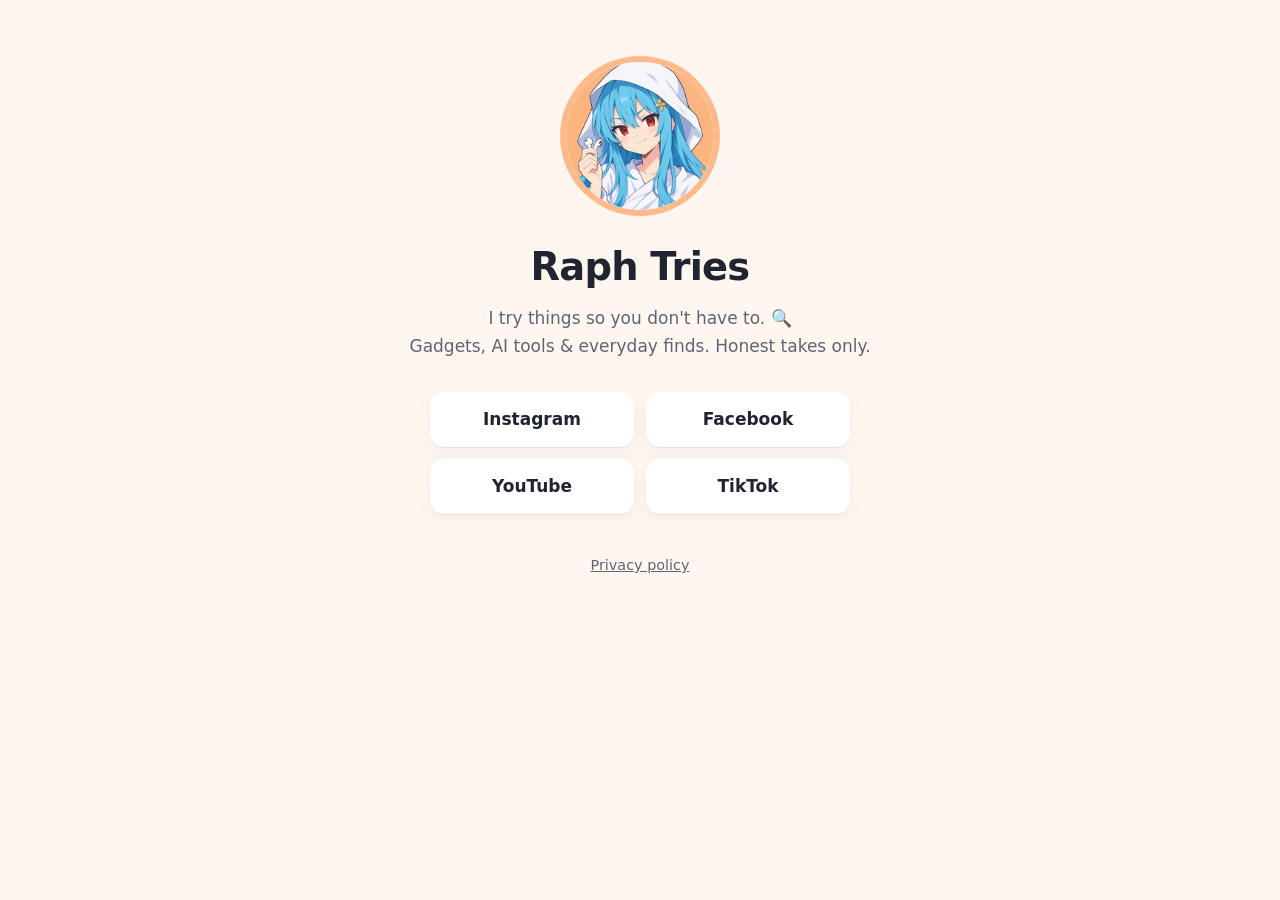
<file: index.html>
<!doctype html>
<html lang="en">
<head>
<meta charset="utf-8">
<meta name="viewport" content="width=device-width, initial-scale=1">
<title>Raph Tries</title>
<meta name="description" content="I try things so you don't have to. Gadgets, AI tools and everyday finds. Honest takes only.">
<link rel="icon" href="raph-400.png">
<link rel="stylesheet" href="style.css">
</head>
<body>
<main class="wrap">
  <img class="avatar" src="raph-400.png" alt="Raph, the Raph Tries mascot: a girl with long sky-blue hair and a white hood, holding a pair of earbuds" width="160" height="160">
  <h1>Raph Tries</h1>
  <p class="tag">I try things so you don't have to. 🔍<br>Gadgets, AI tools &amp; everyday finds. Honest takes only.</p>

  <nav class="links" aria-label="Raph Tries on social media">
    <a href="https://www.instagram.com/raphtries/">Instagram</a>
    <a href="https://www.facebook.com/raphtries">Facebook</a>
    <a href="https://www.youtube.com/@raphtries">YouTube</a>
    <a href="https://www.tiktok.com/@raphtries">TikTok</a>
  </nav>
</main>
<footer class="wrap foot">
  <a href="privacy.html">Privacy policy</a>
</footer>
</body>
</html>
</file>
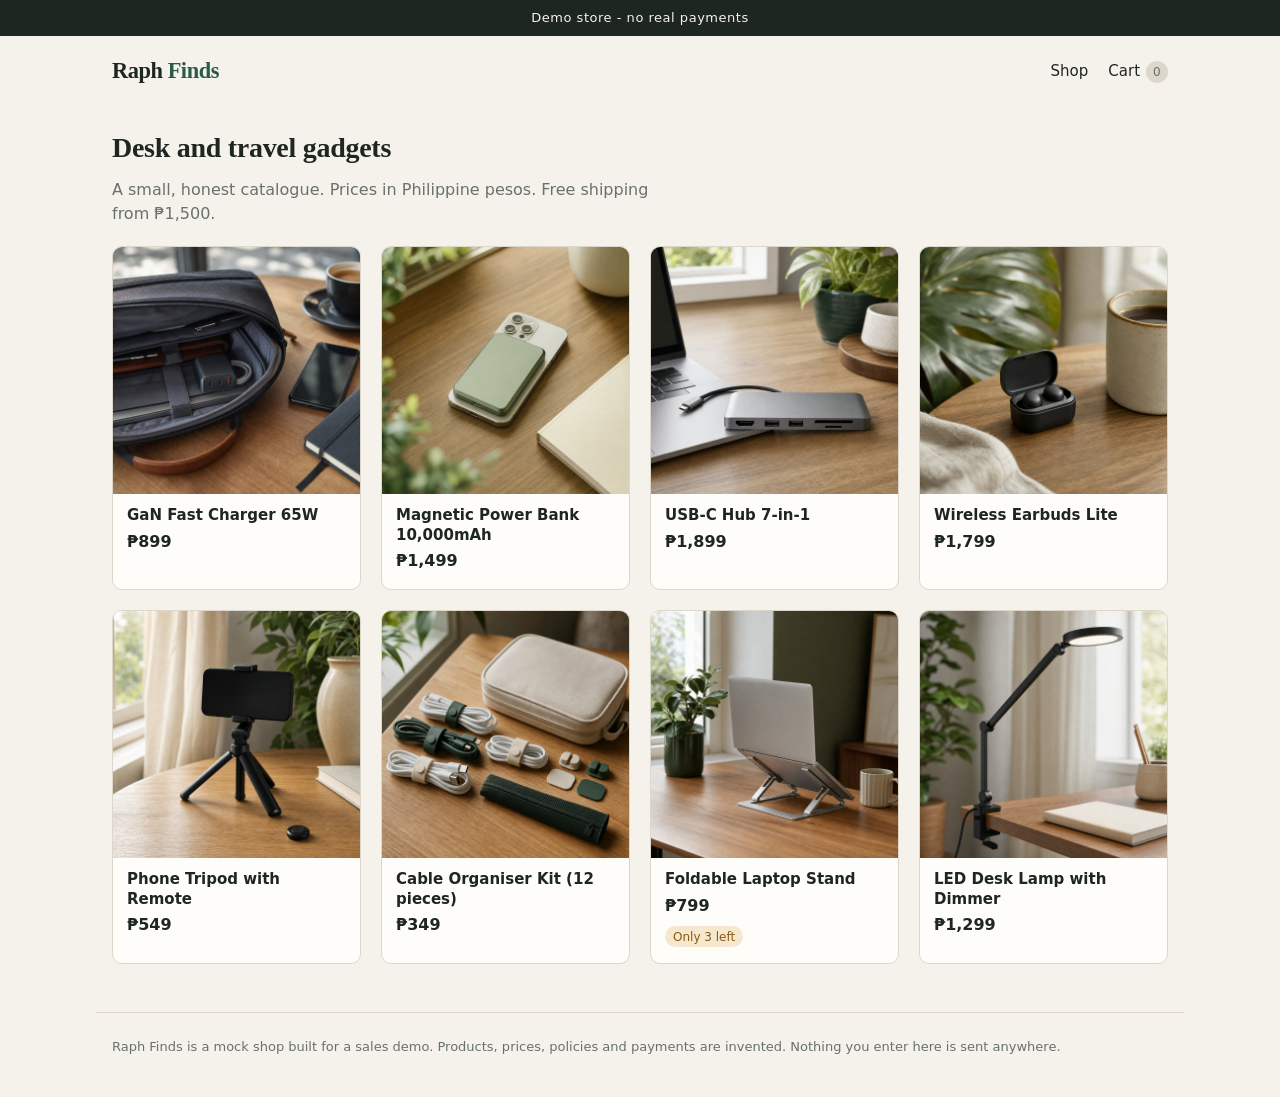
<file: shop/index.html>
<!doctype html>
<html lang="en">
<head>
<meta charset="utf-8">
<meta name="viewport" content="width=device-width, initial-scale=1">
<title>Raph Finds (demo)</title>
<link rel="stylesheet" href="style.css">
<script src="app.js"></script>
</head>
<body>
<div class="demo-banner">Demo store - no real payments</div>
<header class="site-header">
  <a class="brand" href="index.html">Raph <span>Finds</span></a>
  <nav class="nav" aria-label="Main">
    <a href="index.html">Shop</a>
    <a href="cart.html">Cart<span class="cart-count" data-cart-count data-empty="true">0</span></a>
  </nav>
</header>
<main>
  <section class="intro">
    <h1>Desk and travel gadgets</h1>
    <p>A small, honest catalogue. Prices in Philippine pesos. Free shipping from &#8369;1,500.</p>
  </section>
  <div class="grid" id="grid" aria-live="polite"><p class="note">Loading products...</p></div>
</main>
<script>
(function () {
  var grid = document.getElementById('grid');
  RF.loadProducts().then(function (products) {
    grid.textContent = '';
    products.forEach(function (p, i) {
      var price = RF.el('div', { class: 'price-row' },
        RF.el('span', { class: 'price', text: RF.peso(p.price) }));
      var body = RF.el('div', { class: 'card-body' },
        RF.el('span', { class: 'card-name', text: p.name }), price, RF.stockBadge(p));
      grid.appendChild(RF.el('a', { class: 'card', href: p.url }, RF.media(p, i), body));
    });
  }).catch(function () { RF.showLoadError(grid); });
})();
</script>
<footer class="site-footer">
  Raph Finds is a mock shop built for a sales demo. Products, prices, policies and payments are invented. Nothing you enter here is sent anywhere.
</footer>
</body>
</html>
</file>
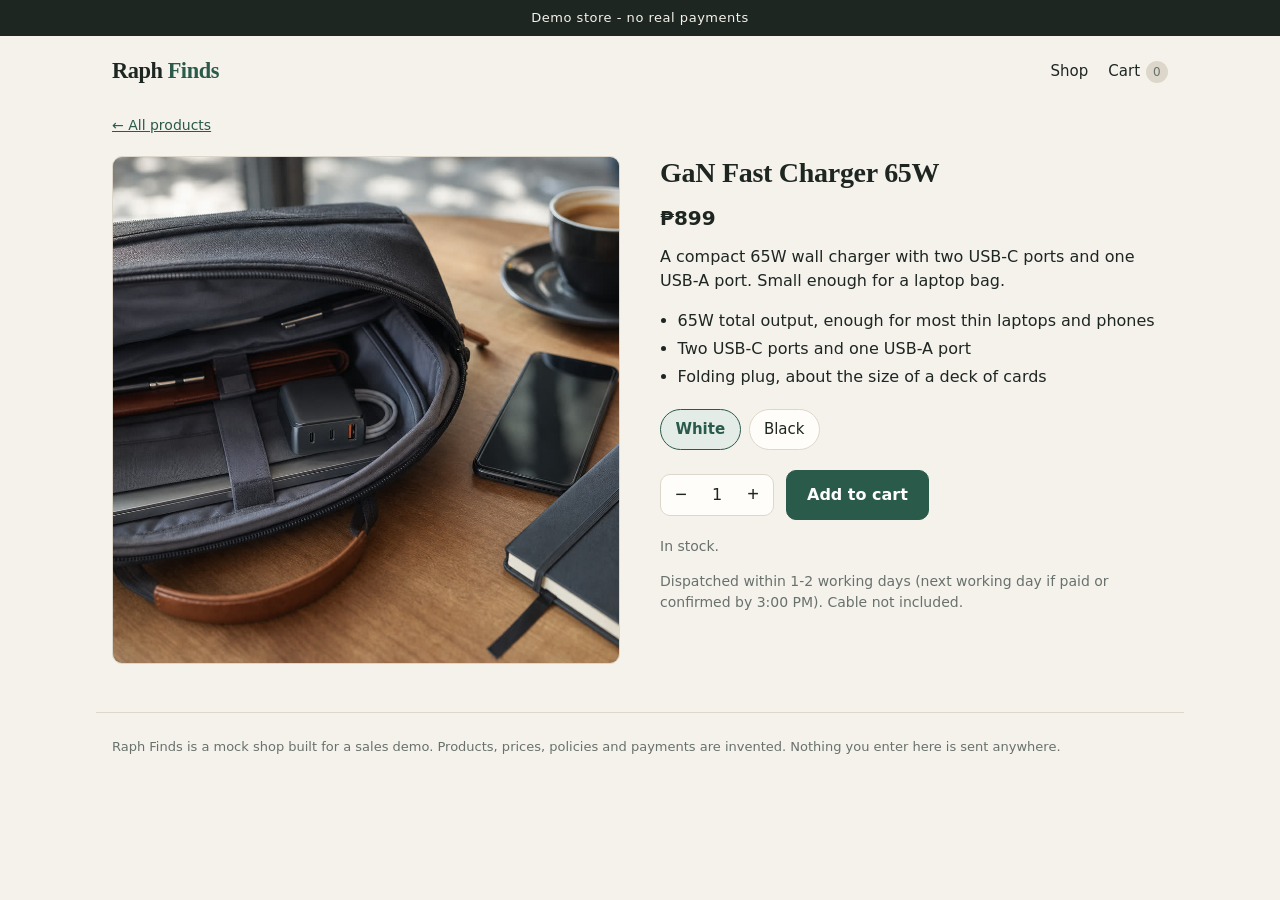
<file: shop/rf-001/index.html>
<!doctype html><html lang="en"><head><meta charset="utf-8"><meta name="viewport" content="width=device-width,initial-scale=1"><title>GaN Fast Charger 65W - Raph Finds (demo)</title><meta http-equiv="refresh" content="0; url=../product.html?id=rf-001"><link rel="canonical" href="../product.html?id=rf-001"></head><body><p>Opening <a href="../product.html?id=rf-001">GaN Fast Charger 65W</a>. Demo store, no real payments.</p><script>location.replace("../product.html?id=rf-001")</script></body></html>
</file>
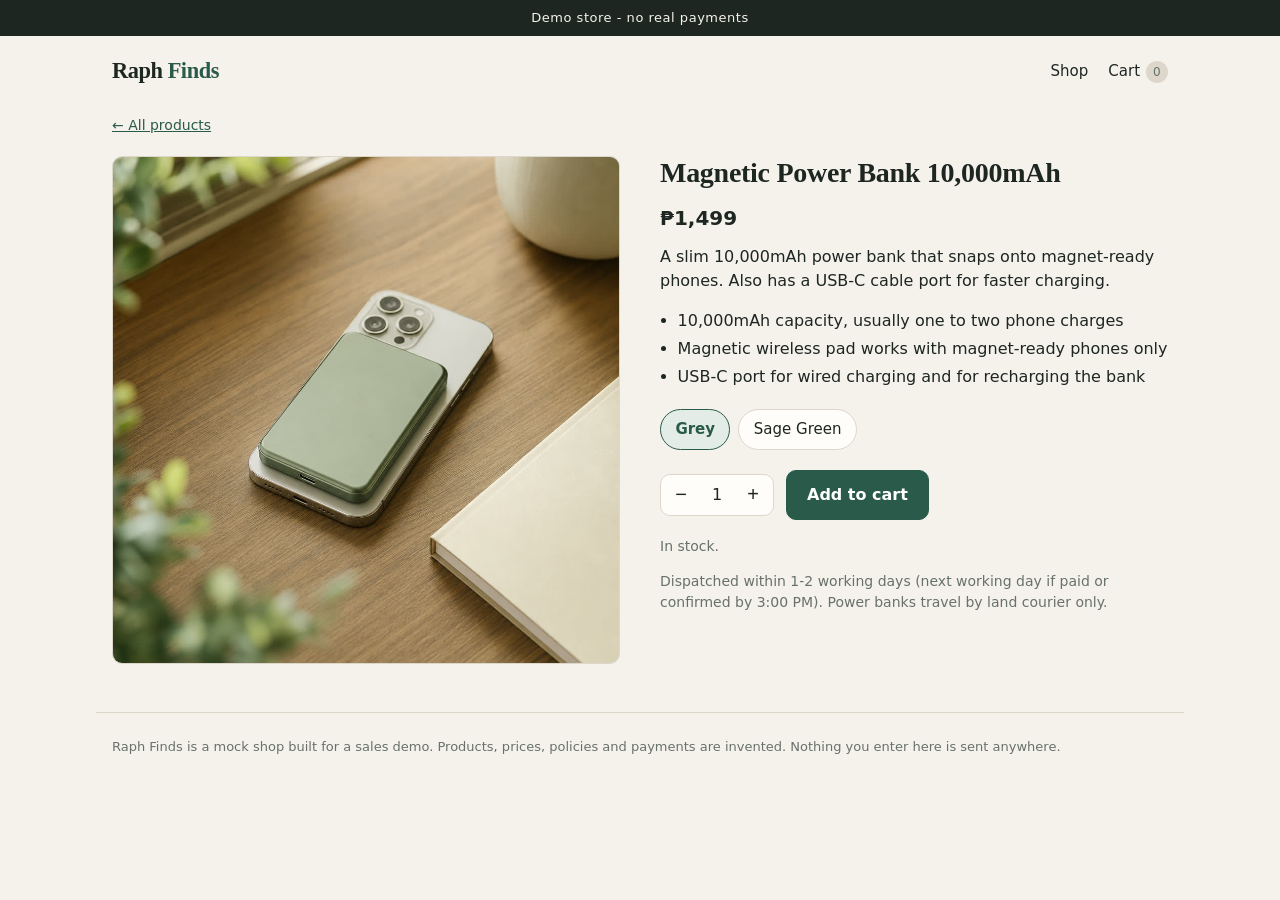
<file: shop/rf-002/index.html>
<!doctype html><html lang="en"><head><meta charset="utf-8"><meta name="viewport" content="width=device-width,initial-scale=1"><title>Magnetic Power Bank 10,000mAh - Raph Finds (demo)</title><meta http-equiv="refresh" content="0; url=../product.html?id=rf-002"><link rel="canonical" href="../product.html?id=rf-002"></head><body><p>Opening <a href="../product.html?id=rf-002">Magnetic Power Bank 10,000mAh</a>. Demo store, no real payments.</p><script>location.replace("../product.html?id=rf-002")</script></body></html>
</file>
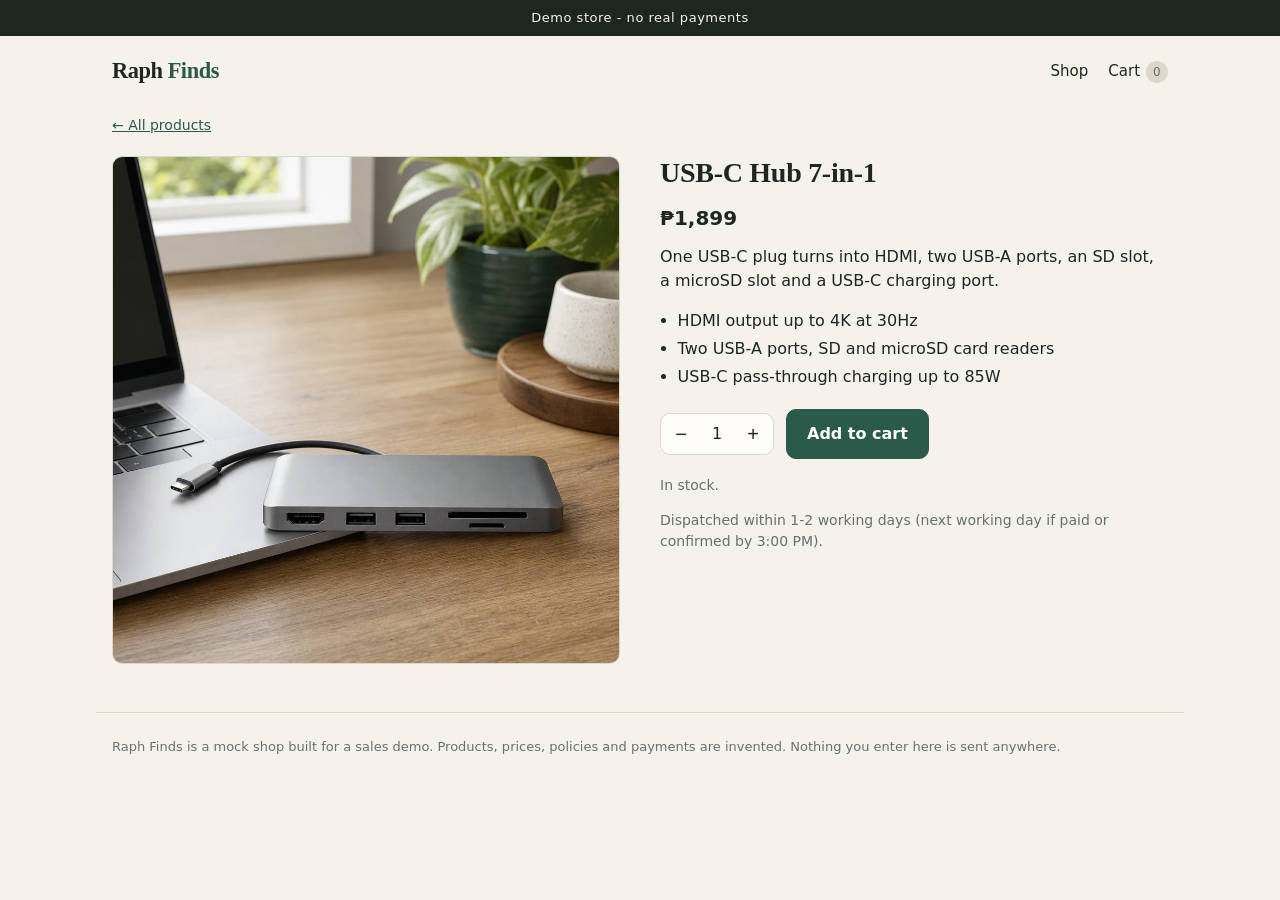
<file: shop/rf-003/index.html>
<!doctype html><html lang="en"><head><meta charset="utf-8"><meta name="viewport" content="width=device-width,initial-scale=1"><title>USB-C Hub 7-in-1 - Raph Finds (demo)</title><meta http-equiv="refresh" content="0; url=../product.html?id=rf-003"><link rel="canonical" href="../product.html?id=rf-003"></head><body><p>Opening <a href="../product.html?id=rf-003">USB-C Hub 7-in-1</a>. Demo store, no real payments.</p><script>location.replace("../product.html?id=rf-003")</script></body></html>
</file>
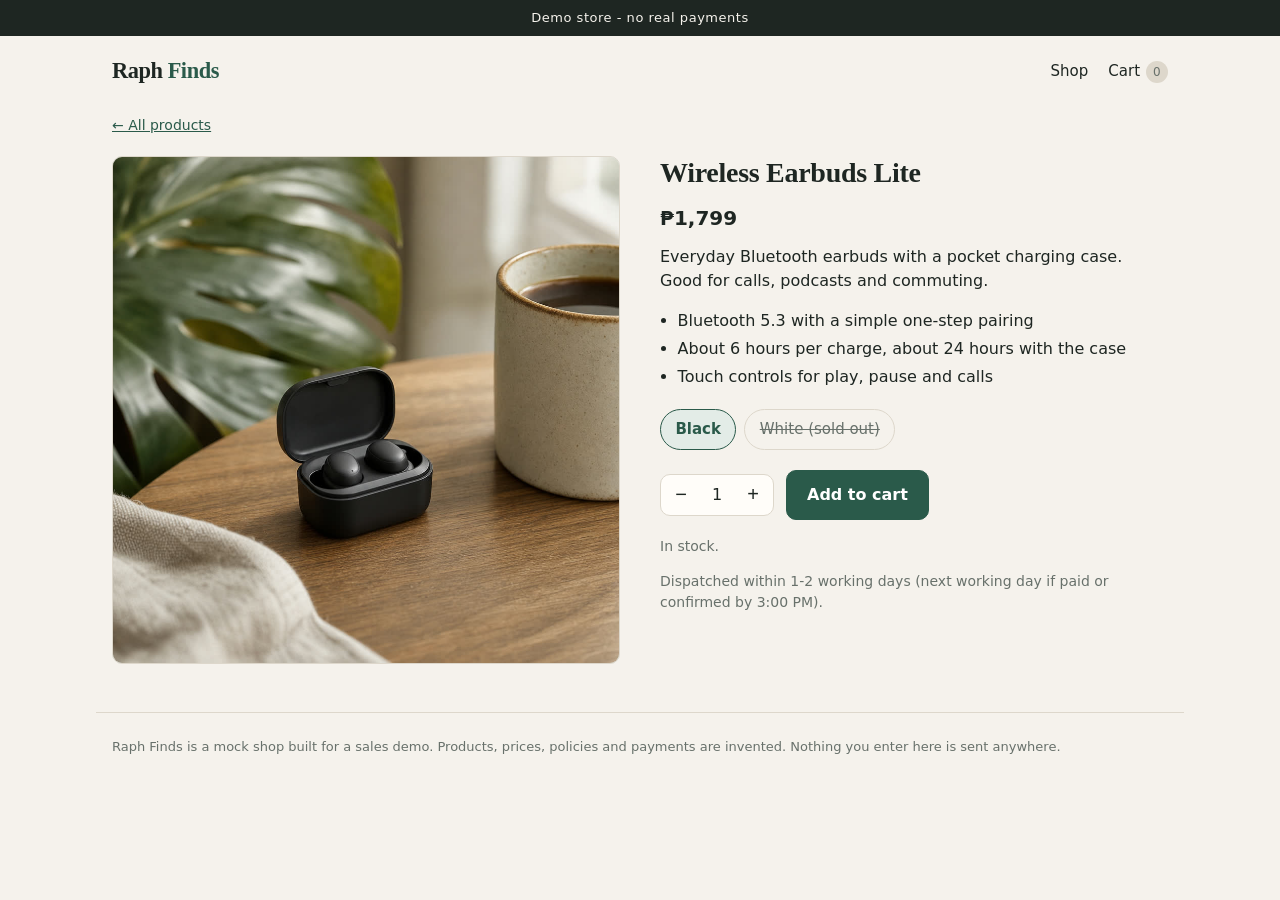
<file: shop/rf-004/index.html>
<!doctype html><html lang="en"><head><meta charset="utf-8"><meta name="viewport" content="width=device-width,initial-scale=1"><title>Wireless Earbuds Lite - Raph Finds (demo)</title><meta http-equiv="refresh" content="0; url=../product.html?id=rf-004"><link rel="canonical" href="../product.html?id=rf-004"></head><body><p>Opening <a href="../product.html?id=rf-004">Wireless Earbuds Lite</a>. Demo store, no real payments.</p><script>location.replace("../product.html?id=rf-004")</script></body></html>
</file>
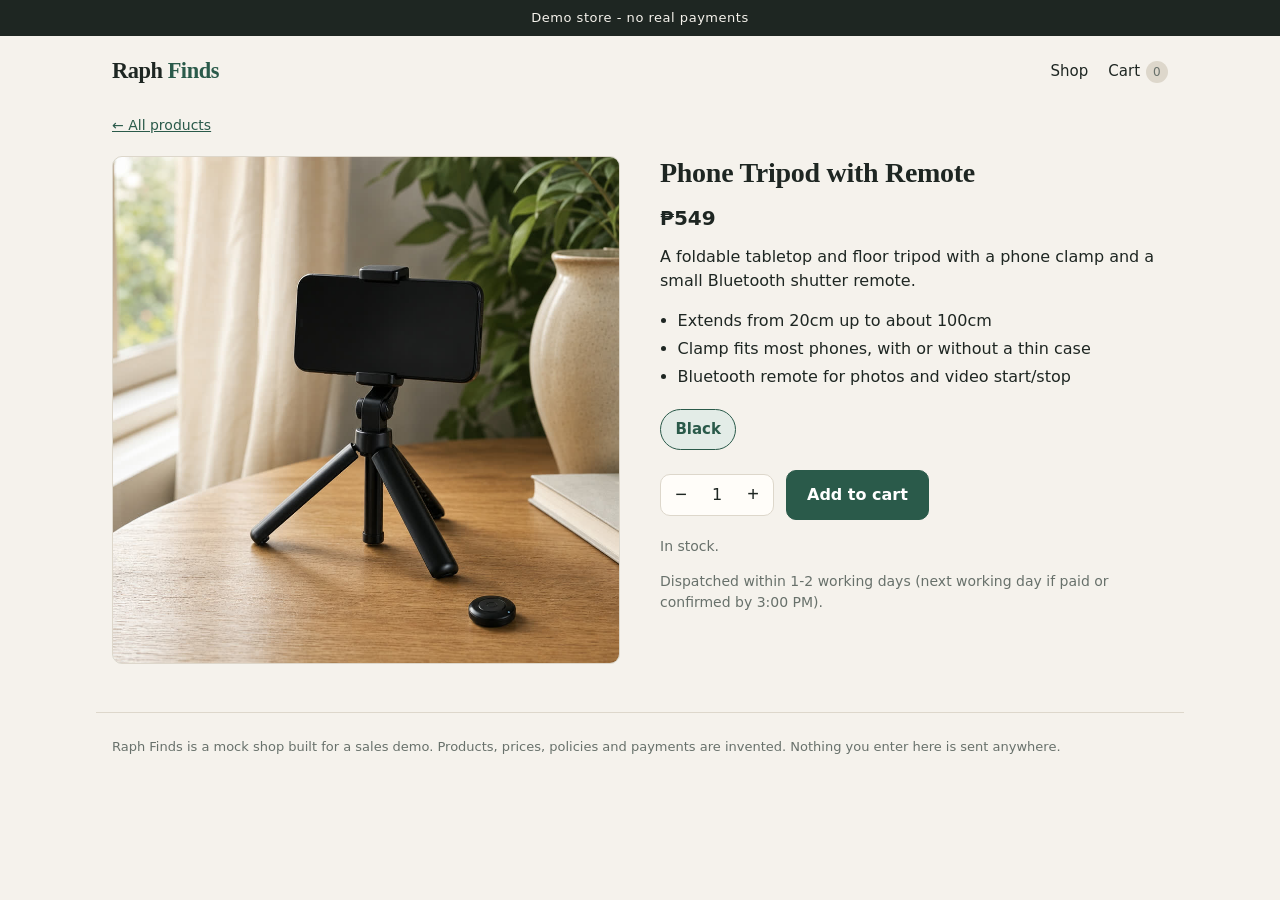
<file: shop/rf-005/index.html>
<!doctype html><html lang="en"><head><meta charset="utf-8"><meta name="viewport" content="width=device-width,initial-scale=1"><title>Phone Tripod with Remote - Raph Finds (demo)</title><meta http-equiv="refresh" content="0; url=../product.html?id=rf-005"><link rel="canonical" href="../product.html?id=rf-005"></head><body><p>Opening <a href="../product.html?id=rf-005">Phone Tripod with Remote</a>. Demo store, no real payments.</p><script>location.replace("../product.html?id=rf-005")</script></body></html>
</file>
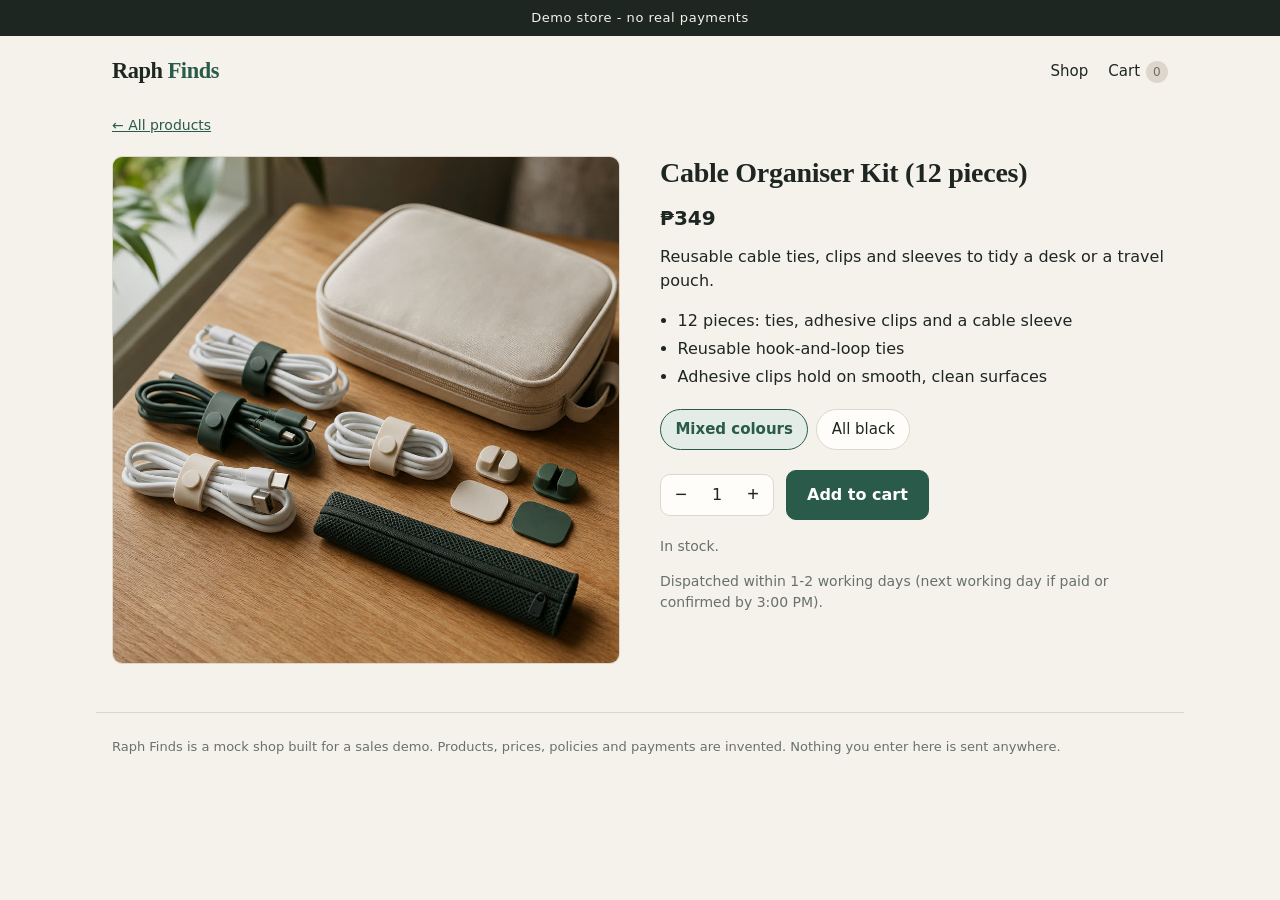
<file: shop/rf-006/index.html>
<!doctype html><html lang="en"><head><meta charset="utf-8"><meta name="viewport" content="width=device-width,initial-scale=1"><title>Cable Organiser Kit (12 pieces) - Raph Finds (demo)</title><meta http-equiv="refresh" content="0; url=../product.html?id=rf-006"><link rel="canonical" href="../product.html?id=rf-006"></head><body><p>Opening <a href="../product.html?id=rf-006">Cable Organiser Kit (12 pieces)</a>. Demo store, no real payments.</p><script>location.replace("../product.html?id=rf-006")</script></body></html>
</file>
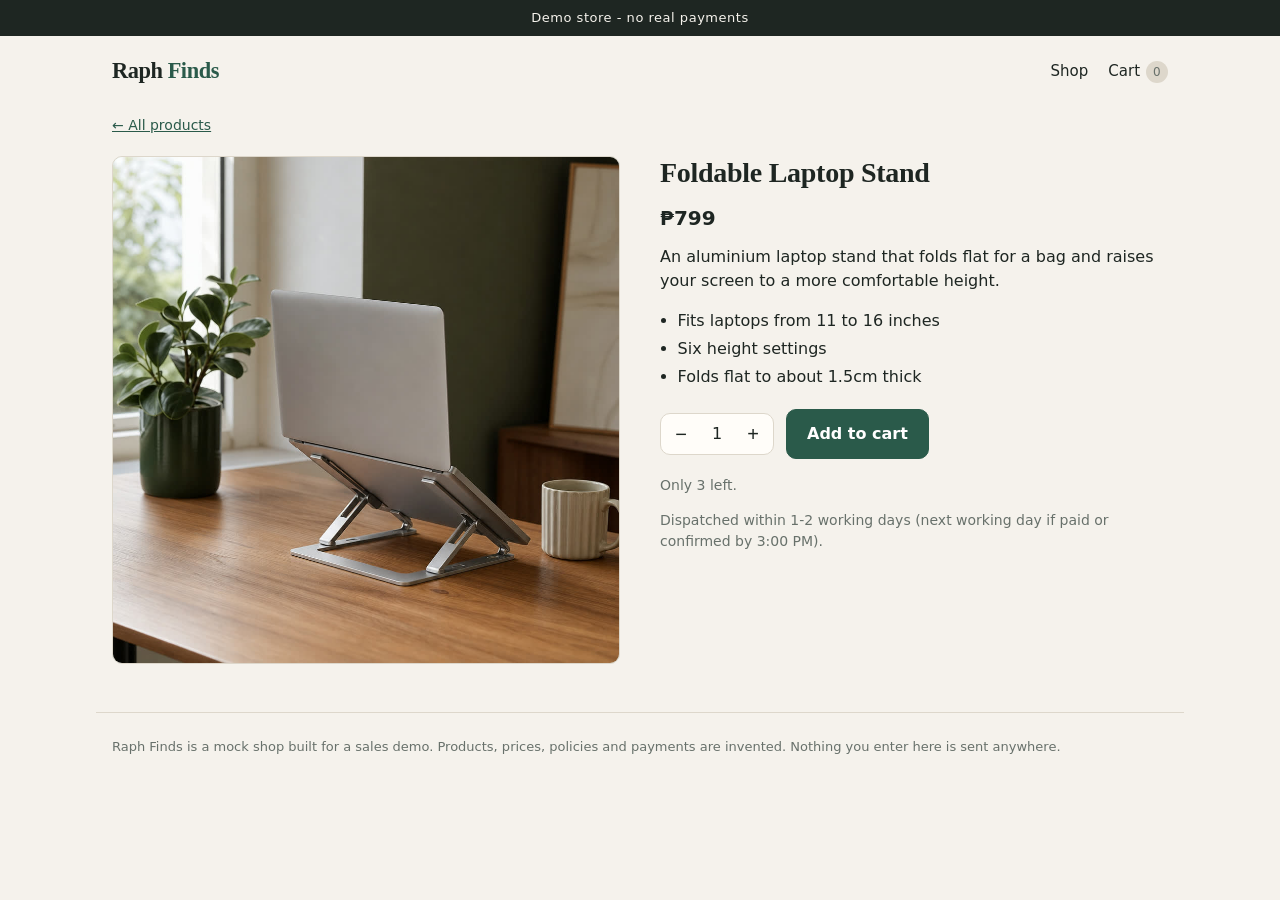
<file: shop/rf-007/index.html>
<!doctype html><html lang="en"><head><meta charset="utf-8"><meta name="viewport" content="width=device-width,initial-scale=1"><title>Foldable Laptop Stand - Raph Finds (demo)</title><meta http-equiv="refresh" content="0; url=../product.html?id=rf-007"><link rel="canonical" href="../product.html?id=rf-007"></head><body><p>Opening <a href="../product.html?id=rf-007">Foldable Laptop Stand</a>. Demo store, no real payments.</p><script>location.replace("../product.html?id=rf-007")</script></body></html>
</file>
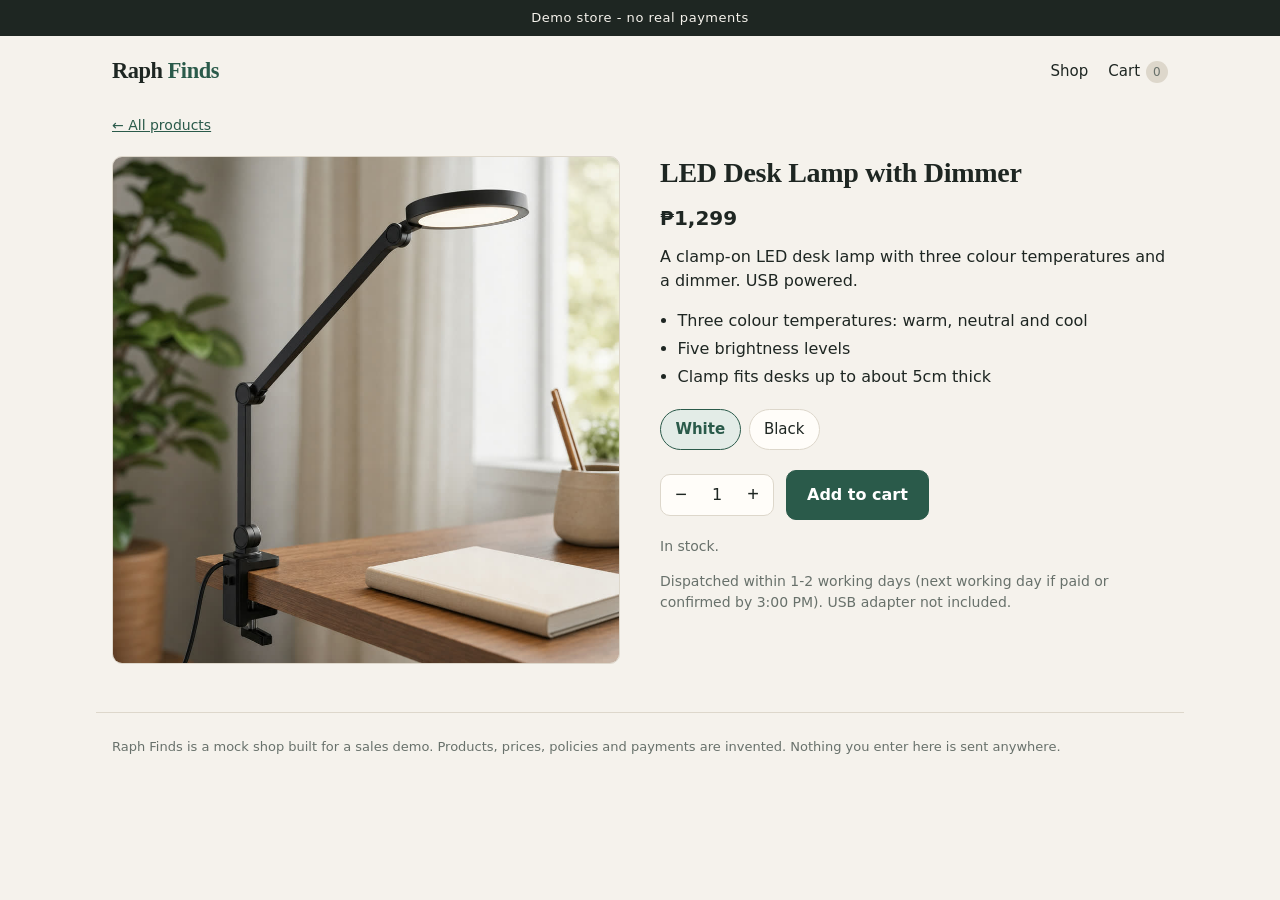
<file: shop/rf-008/index.html>
<!doctype html><html lang="en"><head><meta charset="utf-8"><meta name="viewport" content="width=device-width,initial-scale=1"><title>LED Desk Lamp with Dimmer - Raph Finds (demo)</title><meta http-equiv="refresh" content="0; url=../product.html?id=rf-008"><link rel="canonical" href="../product.html?id=rf-008"></head><body><p>Opening <a href="../product.html?id=rf-008">LED Desk Lamp with Dimmer</a>. Demo store, no real payments.</p><script>location.replace("../product.html?id=rf-008")</script></body></html>
</file>
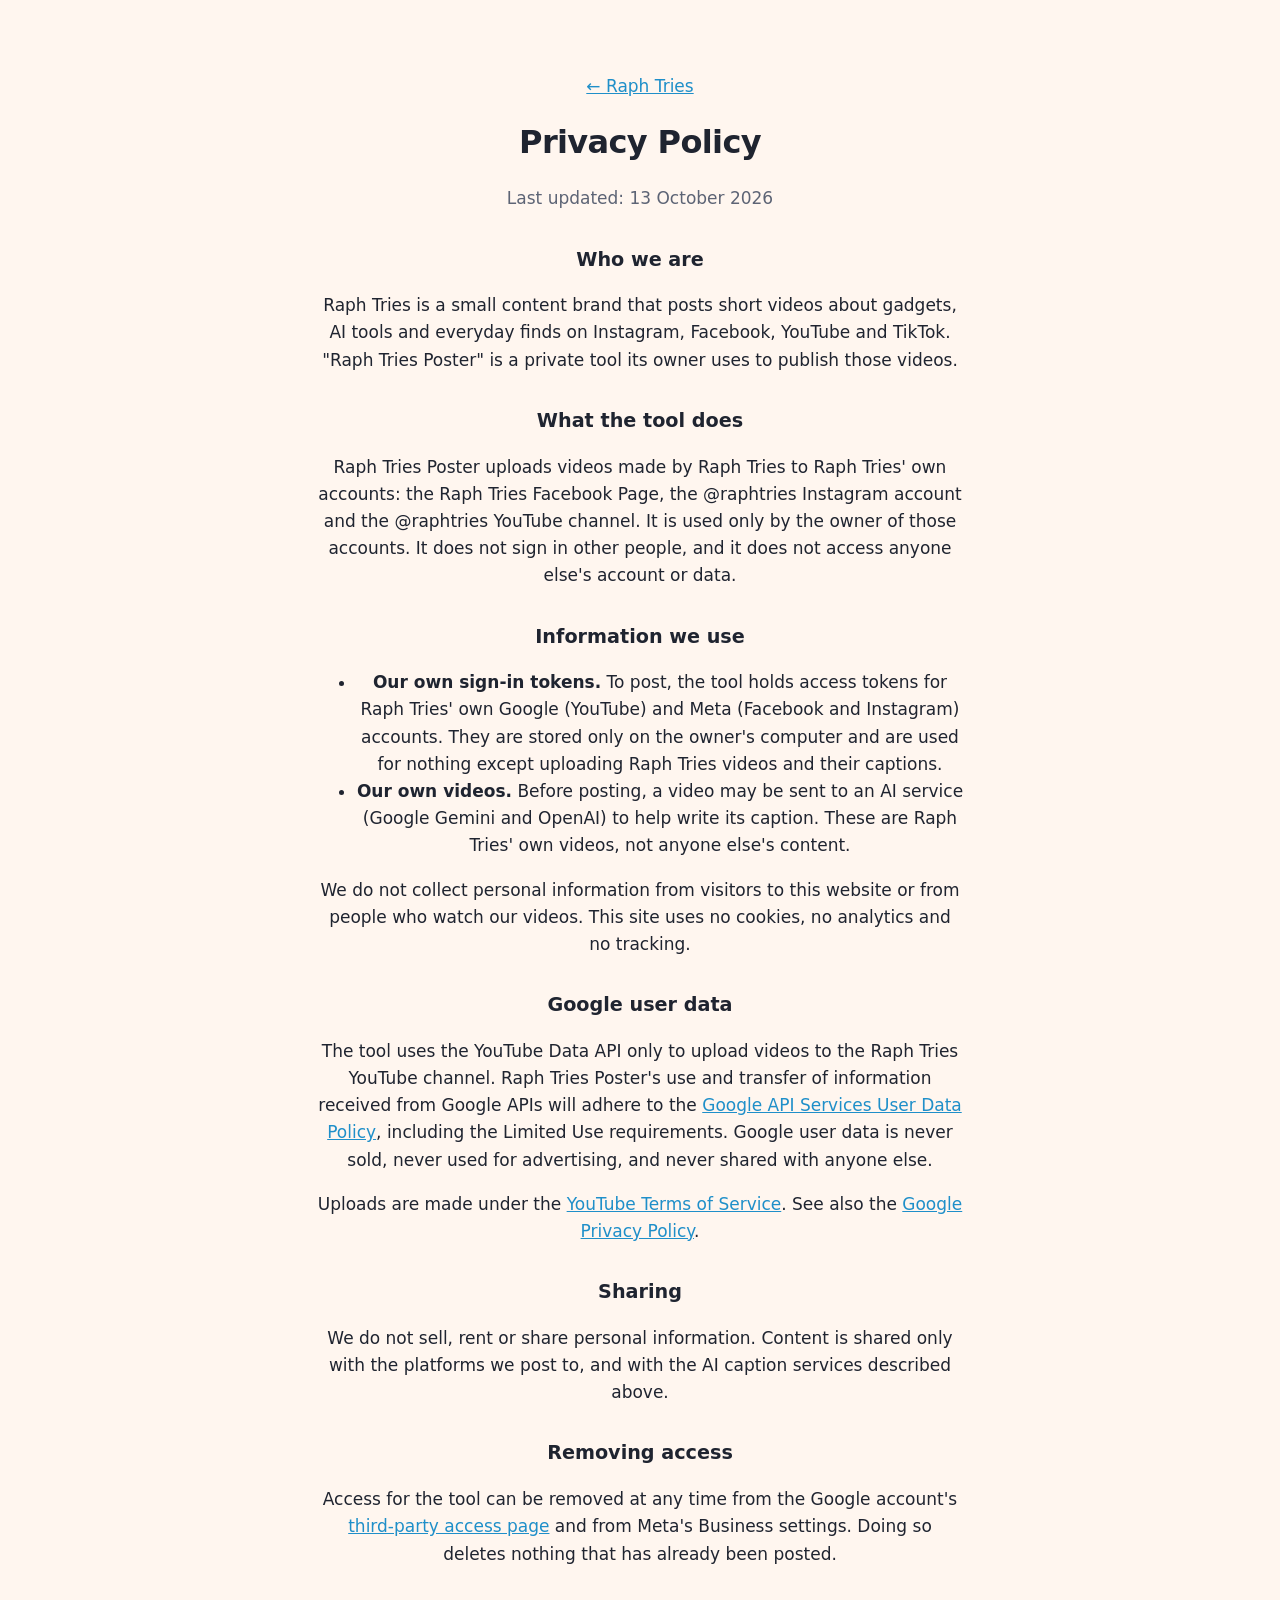
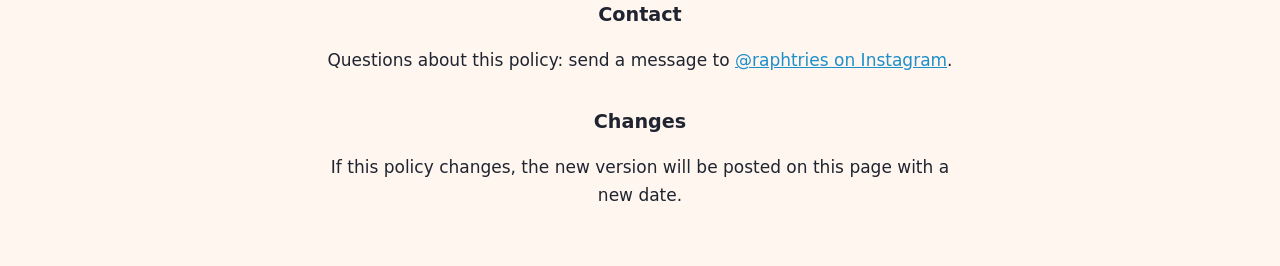
<file: privacy.html>
<!doctype html>
<html lang="en">
<head>
<meta charset="utf-8">
<meta name="viewport" content="width=device-width, initial-scale=1">
<title>Privacy Policy · Raph Tries</title>
<link rel="icon" href="raph-400.png">
<link rel="stylesheet" href="style.css">
</head>
<body>
<main class="wrap doc">
  <p><a href="./">← Raph Tries</a></p>
  <h1>Privacy Policy</h1>
  <p class="muted">Last updated: 13 October 2026</p>

  <h2>Who we are</h2>
  <p>Raph Tries is a small content brand that posts short videos about gadgets, AI tools and everyday finds on Instagram, Facebook, YouTube and TikTok. "Raph Tries Poster" is a private tool its owner uses to publish those videos.</p>

  <h2>What the tool does</h2>
  <p>Raph Tries Poster uploads videos made by Raph Tries to Raph Tries' own accounts: the Raph Tries Facebook Page, the @raphtries Instagram account and the @raphtries YouTube channel. It is used only by the owner of those accounts. It does not sign in other people, and it does not access anyone else's account or data.</p>

  <h2>Information we use</h2>
  <ul>
    <li><strong>Our own sign-in tokens.</strong> To post, the tool holds access tokens for Raph Tries' own Google (YouTube) and Meta (Facebook and Instagram) accounts. They are stored only on the owner's computer and are used for nothing except uploading Raph Tries videos and their captions.</li>
    <li><strong>Our own videos.</strong> Before posting, a video may be sent to an AI service (Google Gemini and OpenAI) to help write its caption. These are Raph Tries' own videos, not anyone else's content.</li>
  </ul>
  <p>We do not collect personal information from visitors to this website or from people who watch our videos. This site uses no cookies, no analytics and no tracking.</p>

  <h2>Google user data</h2>
  <p>The tool uses the YouTube Data API only to upload videos to the Raph Tries YouTube channel. Raph Tries Poster's use and transfer of information received from Google APIs will adhere to the <a href="https://developers.google.com/terms/api-services-user-data-policy">Google API Services User Data Policy</a>, including the Limited Use requirements. Google user data is never sold, never used for advertising, and never shared with anyone else.</p>
  <p>Uploads are made under the <a href="https://www.youtube.com/t/terms">YouTube Terms of Service</a>. See also the <a href="https://policies.google.com/privacy">Google Privacy Policy</a>.</p>

  <h2>Sharing</h2>
  <p>We do not sell, rent or share personal information. Content is shared only with the platforms we post to, and with the AI caption services described above.</p>

  <h2>Removing access</h2>
  <p>Access for the tool can be removed at any time from the Google account's <a href="https://myaccount.google.com/permissions">third-party access page</a> and from Meta's Business settings. Doing so deletes nothing that has already been posted.</p>

  <h2>Contact</h2>
  <p>Questions about this policy: send a message to <a href="https://www.instagram.com/raphtries/">@raphtries on Instagram</a>.</p>

  <h2>Changes</h2>
  <p>If this policy changes, the new version will be posted on this page with a new date.</p>
</main>
</body>
</html>
</file>
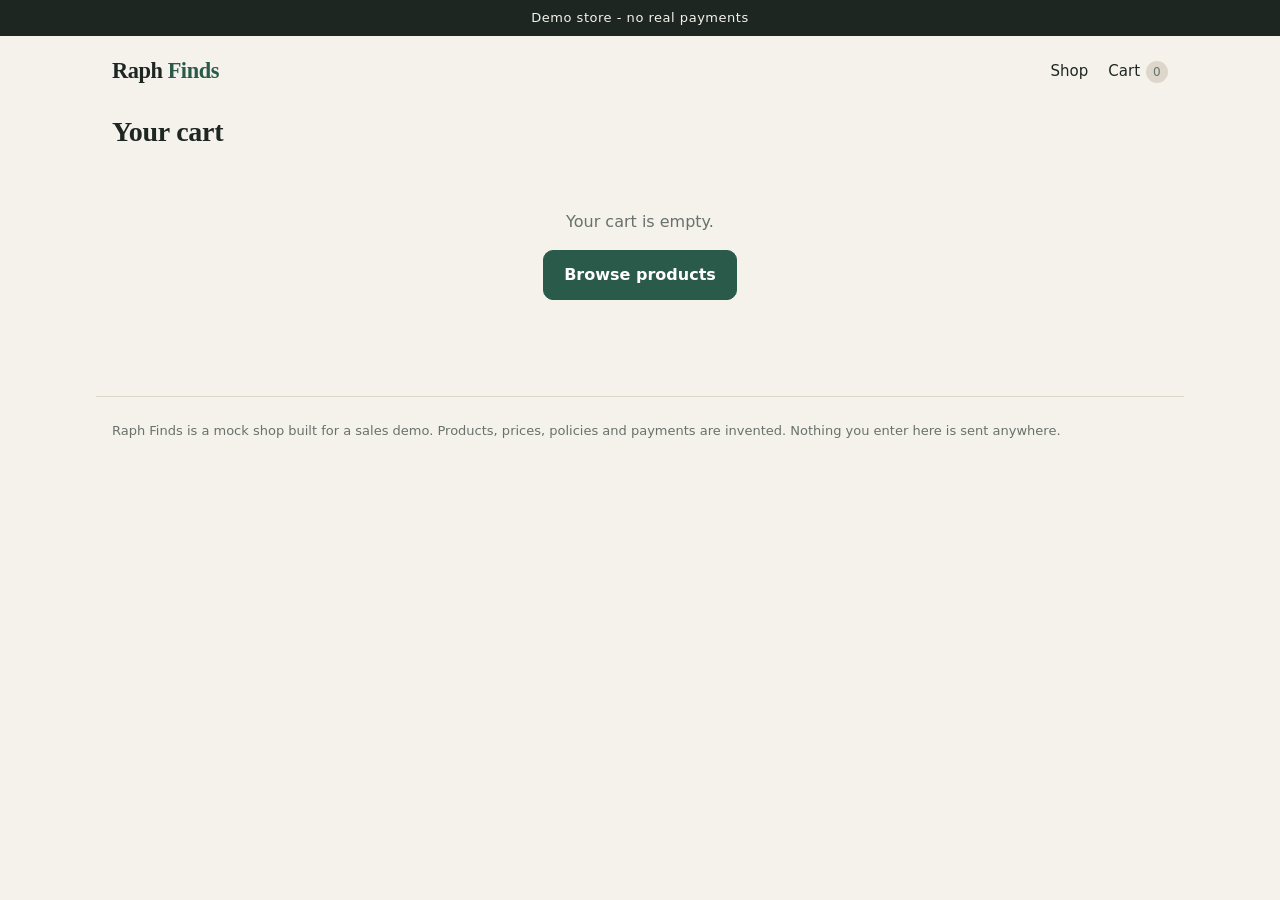
<file: shop/cart.html>
<!doctype html>
<html lang="en">
<head>
<meta charset="utf-8">
<meta name="viewport" content="width=device-width, initial-scale=1">
<title>Cart - Raph Finds (demo)</title>
<link rel="stylesheet" href="style.css">
<script src="app.js"></script>
</head>
<body>
<div class="demo-banner">Demo store - no real payments</div>
<header class="site-header">
  <a class="brand" href="index.html">Raph <span>Finds</span></a>
  <nav class="nav" aria-label="Main">
    <a href="index.html">Shop</a>
    <a href="cart.html">Cart<span class="cart-count" data-cart-count data-empty="true">0</span></a>
  </nav>
</header>
<main>
  <h1>Your cart</h1>
  <div id="root" aria-live="polite"><p class="note">Loading...</p></div>
</main>
<script>
(function () {
  var root = document.getElementById('root');
  var products = [];
  RF.loadProducts().then(function (p) { products = p; render(); }).catch(function () { RF.showLoadError(root); });

  function change(id, variant, delta) {
    var cart = RF.getCart();
    cart.forEach(function (l) {
      if (l.id === id && l.variant === variant) {
        var p = products.filter(function (x) { return x.id === id; })[0];
        var max = p ? Math.min(10, RF.variantStock(p, variant)) : 10;
        l.qty = Math.max(1, Math.min(l.qty + delta, max || 1));
      }
    });
    RF.saveCart(cart); render();
  }
  function remove(id, variant) {
    RF.saveCart(RF.getCart().filter(function (l) { return !(l.id === id && l.variant === variant); }));
    render();
  }

  function render() {
    var lines = RF.pricedLines(products);
    root.textContent = '';
    if (!lines.length) {
      root.appendChild(RF.el('div', { class: 'empty' },
        RF.el('p', { text: 'Your cart is empty.' }),
        RF.el('a', { class: 'btn', href: 'index.html', text: 'Browse products' })));
      return;
    }
    var list = RF.el('div', { class: 'panel' });
    lines.forEach(function (l, i) {
      var p = l.product;
      var minus = RF.el('button', { type: 'button', 'aria-label': 'Decrease quantity', text: '−', onclick: function () { change(p.id, l.variant, -1); } });
      var plus = RF.el('button', { type: 'button', 'aria-label': 'Increase quantity', text: '+', onclick: function () { change(p.id, l.variant, 1); } });
      list.appendChild(RF.el('div', { class: 'line' },
        RF.media(p, i),
        RF.el('div', null,
          RF.el('div', { class: 'line-name' }, RF.el('a', { href: p.url, text: p.name })),
          RF.el('div', { class: 'line-meta', text: (l.variant ? l.variant + ' · ' : '') + RF.peso(p.price) + ' each' }),
          l.soldOut ? RF.el('div', { class: 'badge out', text: 'Sold out - will not be charged' }) : null,
          RF.el('div', { class: 'line-actions' },
            RF.el('div', { class: 'qty' }, minus, RF.el('output', { text: String(l.qty) }), plus),
            RF.el('button', { class: 'link-btn', type: 'button', text: 'Remove', onclick: function () { remove(p.id, l.variant); } }))),
        RF.el('div', { class: 'line-price', text: l.soldOut ? '-' : RF.peso(p.price * l.qty) })));
    });
    var sub = RF.subtotal(lines);
    var summary = RF.el('div', { class: 'panel' },
      RF.el('div', { class: 'sum-row' }, RF.el('span', { text: 'Subtotal' }), RF.el('span', { text: RF.peso(sub) })),
      RF.el('p', { class: 'note', text: 'Shipping and vouchers are worked out at checkout. Free shipping from ' + RF.peso(RF.SHIPPING.freeAt) + '.' }),
      sub > 0 ? RF.el('a', { class: 'btn block', href: 'checkout.html', text: 'Checkout (demo)' }) : RF.el('button', { class: 'btn block', disabled: true, text: 'Nothing to check out' }));
    root.appendChild(RF.el('div', { class: 'layout two' }, list, summary));
  }
})();
</script>
<footer class="site-footer">
  Raph Finds is a mock shop built for a sales demo. Products, prices, policies and payments are invented. Nothing you enter here is sent anywhere.
</footer>
</body>
</html>
</file>
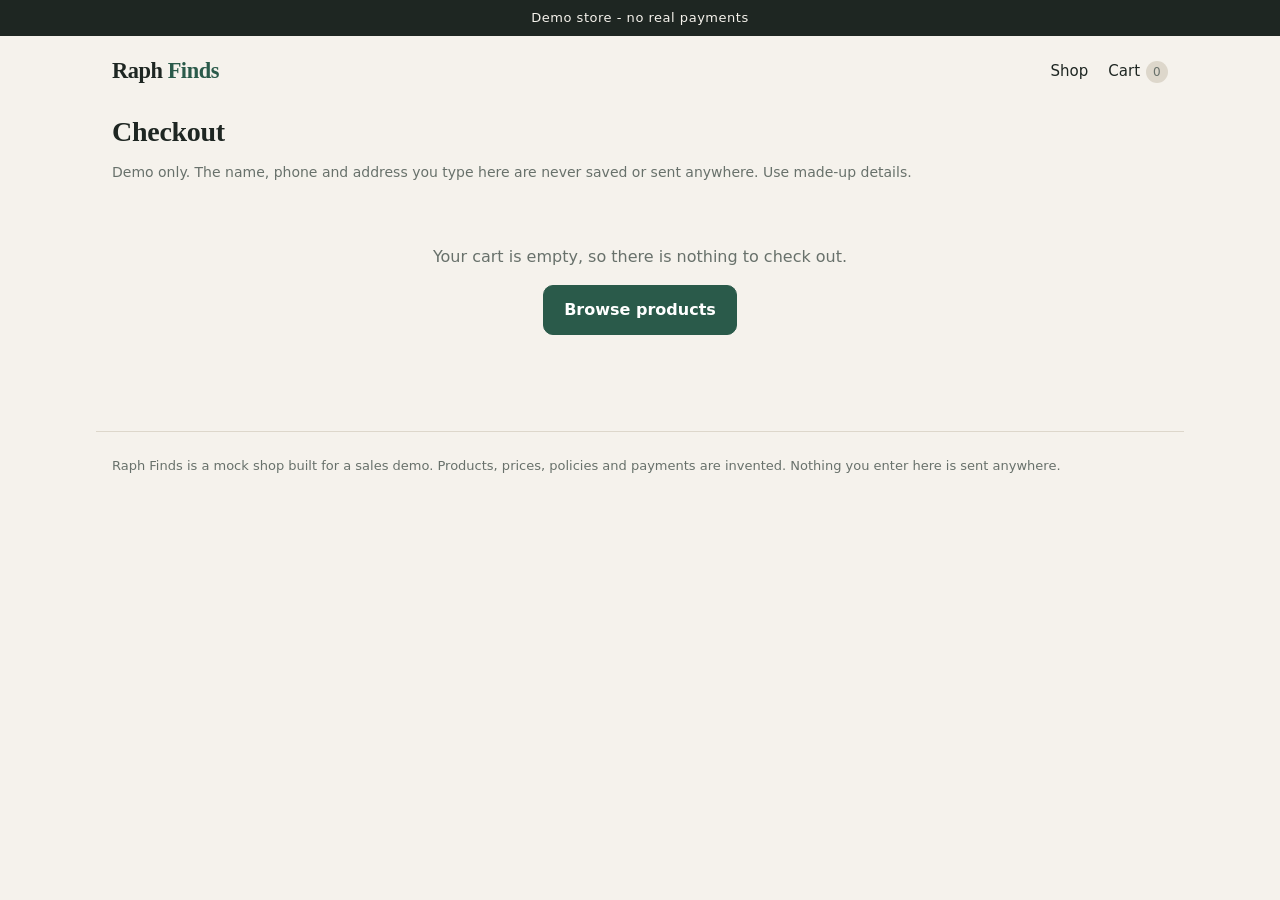
<file: shop/checkout.html>
<!doctype html>
<html lang="en">
<head>
<meta charset="utf-8">
<meta name="viewport" content="width=device-width, initial-scale=1">
<title>Checkout - Raph Finds (demo)</title>
<link rel="stylesheet" href="style.css">
<script src="app.js"></script>
</head>
<body>
<div class="demo-banner">Demo store - no real payments</div>
<header class="site-header">
  <a class="brand" href="index.html">Raph <span>Finds</span></a>
  <nav class="nav" aria-label="Main">
    <a href="index.html">Shop</a>
    <a href="cart.html">Cart<span class="cart-count" data-cart-count data-empty="true">0</span></a>
  </nav>
</header>
<main>
  <h1>Checkout</h1>
  <p class="note">Demo only. The name, phone and address you type here are never saved or sent anywhere. Use made-up details.</p>
  <div id="root" aria-live="polite"><p class="note">Loading...</p></div>
</main>
<script>
(function () {
  var root = document.getElementById('root');
  var ORDER_KEY = 'rf_demo_last_order_v1';
  var state = { lines: [], sub: 0, region: 'metro', discount: 0, method: 'gcash', voucherMsg: null };

  RF.loadProducts().then(function (products) {
    state.lines = RF.pricedLines(products).filter(function (l) { return !l.soldOut; });
    state.sub = RF.subtotal(state.lines);
    if (!state.lines.length) {
      root.textContent = '';
      root.appendChild(RF.el('div', { class: 'empty' },
        RF.el('p', { text: 'Your cart is empty, so there is nothing to check out.' }),
        RF.el('a', { class: 'btn', href: 'index.html', text: 'Browse products' })));
      return;
    }
    build();
  }).catch(function () { RF.showLoadError(root); });

  function shipping() {
    if (state.sub - state.discount >= RF.SHIPPING.freeAt) return 0;
    return state.region === 'metro' ? RF.SHIPPING.metro : RF.SHIPPING.province;
  }
  function total() { return state.sub - state.discount + shipping(); }

  var els = {};
  function build() {
    els.name = RF.el('input', { type: 'text', id: 'f-name', name: 'name', required: true, autocomplete: 'off', placeholder: 'Demo Customer' });
    els.phone = RF.el('input', { type: 'tel', id: 'f-phone', name: 'phone', required: true, autocomplete: 'off', placeholder: '09XX XXX XXXX', pattern: '[0-9 +()-]{7,20}', title: 'Digits, spaces and + only' });
    els.address = RF.el('textarea', { id: 'f-address', name: 'address', rows: '3', required: true, autocomplete: 'off', placeholder: 'Street, barangay, city' });
    els.region = RF.el('select', { id: 'f-region', name: 'region', onchange: function () { state.region = els.region.value; refreshSummary(); } },
      RF.el('option', { value: 'metro', text: 'Metro Manila (' + RF.peso(RF.SHIPPING.metro) + ')' }),
      RF.el('option', { value: 'province', text: 'Provinces (' + RF.peso(RF.SHIPPING.province) + ')' }));
    els.voucher = RF.el('input', { type: 'text', id: 'f-voucher', name: 'voucher', autocomplete: 'off', placeholder: 'e.g. WELCOME50' });
    els.voucherMsg = RF.el('div', { class: 'voucher-msg' });
    els.summary = RF.el('div', { class: 'panel' });
    els.methods = RF.el('div', { class: 'radio-list' });
    els.err = RF.el('div', { class: 'error-box', hidden: true, role: 'alert' });

    var form = RF.el('form', { id: 'order-form', novalidate: false, onsubmit: submit },
      RF.el('div', { class: 'panel' },
        RF.el('h2', { text: 'Delivery details' }),
        RF.el('div', { class: 'field' }, RF.el('label', { for: 'f-name', text: 'Full name' }), els.name),
        RF.el('div', { class: 'field' }, RF.el('label', { for: 'f-phone', text: 'Mobile number' }), els.phone),
        RF.el('div', { class: 'field' }, RF.el('label', { for: 'f-address', text: 'Delivery address' }), els.address),
        RF.el('div', { class: 'field' }, RF.el('label', { for: 'f-region', text: 'Where is it going?' }), els.region)),
      RF.el('div', { class: 'panel', style: 'margin-top:1rem' },
        RF.el('h2', { text: 'Payment' }), els.methods),
      RF.el('div', { class: 'panel', style: 'margin-top:1rem' },
        RF.el('h2', { text: 'Voucher' }),
        RF.el('div', { class: 'voucher-row' }, els.voucher,
          RF.el('button', { class: 'btn secondary', type: 'button', text: 'Apply', onclick: applyVoucher })),
        els.voucherMsg),
      els.err);

    var side = RF.el('div', null, els.summary,
      RF.el('button', { class: 'btn block', type: 'submit', form: 'order-form', style: 'margin-top:1rem', text: 'Place order (demo)' }));
    root.textContent = '';
    root.appendChild(RF.el('div', { class: 'layout two' }, form, side));
    refreshMethods();
    refreshSummary();
  }

  function refreshMethods() {
    var t = total();
    var codOk = t <= RF.COD_MAX;
    if (!codOk && state.method === 'cod') state.method = 'gcash';
    var defs = [
      { v: 'gcash', t: 'GCash (demo)', d: 'You get a fake payment page. No real money.' },
      { v: 'cod', t: 'Cash on delivery', d: codOk ? 'Pay the rider. No extra fee.' : 'Only for orders up to ' + RF.peso(RF.COD_MAX) + '.', off: !codOk }
    ];
    els.methods.textContent = '';
    defs.forEach(function (m) {
      var input = RF.el('input', { type: 'radio', name: 'method', value: m.v, checked: state.method === m.v, disabled: !!m.off,
        onchange: function () { state.method = m.v; } });
      els.methods.appendChild(RF.el('label', { class: m.off ? 'disabled' : '' }, input,
        RF.el('span', null, RF.el('strong', { text: m.t }), m.d)));
    });
  }

  function refreshSummary() {
    var s = els.summary;
    s.textContent = '';
    s.appendChild(RF.el('h2', { text: 'Order summary' }));
    state.lines.forEach(function (l) {
      s.appendChild(RF.el('div', { class: 'sum-row' },
        RF.el('span', { text: l.qty + ' × ' + l.product.name + (l.variant ? ' (' + l.variant + ')' : '') }),
        RF.el('span', { text: RF.peso(l.product.price * l.qty) })));
    });
    // re-check voucher rule if the cart changed
    if (state.discount && state.sub < RF.VOUCHER.minSpend) state.discount = 0;
    s.appendChild(RF.el('div', { class: 'sum-row' }, RF.el('span', { text: 'Subtotal' }), RF.el('span', { text: RF.peso(state.sub) })));
    if (state.discount) s.appendChild(RF.el('div', { class: 'sum-row' }, RF.el('span', { text: 'Voucher ' + RF.VOUCHER.code }), RF.el('span', { text: '-' + RF.peso(state.discount) })));
    var ship = shipping();
    s.appendChild(RF.el('div', { class: 'sum-row' }, RF.el('span', { text: 'Shipping' }),
      ship === 0 ? RF.el('span', { class: 'free', text: 'Free' }) : RF.el('span', { text: RF.peso(ship) })));
    s.appendChild(RF.el('div', { class: 'sum-row total' }, RF.el('span', { text: 'Total' }), RF.el('span', { text: RF.peso(total()) })));
    refreshMethods();
  }

  function applyVoucher() {
    var code = els.voucher.value.trim().toUpperCase();
    els.voucherMsg.className = 'voucher-msg';
    if (!code) { els.voucherMsg.textContent = ''; state.discount = 0; refreshSummary(); return; }
    if (code !== RF.VOUCHER.code) {
      state.discount = 0;
      els.voucherMsg.textContent = 'That code is not valid.';
      els.voucherMsg.className = 'voucher-msg bad';
    } else if (state.sub < RF.VOUCHER.minSpend) {
      state.discount = 0;
      els.voucherMsg.textContent = RF.VOUCHER.code + ' needs a subtotal of ' + RF.peso(RF.VOUCHER.minSpend) + ' or more.';
      els.voucherMsg.className = 'voucher-msg bad';
    } else {
      state.discount = RF.VOUCHER.off;
      els.voucherMsg.textContent = RF.peso(RF.VOUCHER.off) + ' off applied.';
      els.voucherMsg.className = 'voucher-msg ok';
    }
    refreshSummary();
  }

  function submit(ev) {
    ev.preventDefault();
    var form = ev.target;
    if (!form.checkValidity()) { form.reportValidity(); return; }
    var ref = 'RF-' + (1024 + Math.floor(Math.random() * 8900));
    var amt = total();
    var method = state.method;
    var methodLabel = { gcash: 'GCash (demo)', cod: 'Cash on delivery' }[method];
    try {
      // Only the reference, amount and method are kept. No name, phone or address is stored.
      localStorage.setItem(ORDER_KEY, JSON.stringify({ ref: ref, amount: amt, method: method, at: new Date().toISOString() }));
    } catch (e) { /* storage blocked, fine for a demo */ }
    RF.clearCart();
    if (method === 'gcash') {
      location.href = 'pay.html?order=' + encodeURIComponent(ref) + '&amt=' + encodeURIComponent(String(amt));
      return;
    }
    root.textContent = '';
    root.appendChild(RF.el('div', { class: 'panel' },
      RF.el('h2', { text: 'Order placed (demo)' }),
      RF.el('p', { text: 'Order reference ' + ref + ', total ' + RF.peso(amt) + ', ' + methodLabel + '.' }),
      RF.el('p', { class: 'note', text: 'You would pay the rider on delivery. This is a demo, so nothing happens.' }),
      RF.el('a', { class: 'btn', href: 'index.html', text: 'Back to the shop' })));
  }
})();
</script>
<footer class="site-footer">
  Raph Finds is a mock shop built for a sales demo. Products, prices, policies and payments are invented. Nothing you enter here is sent anywhere.
</footer>
</body>
</html>
</file>
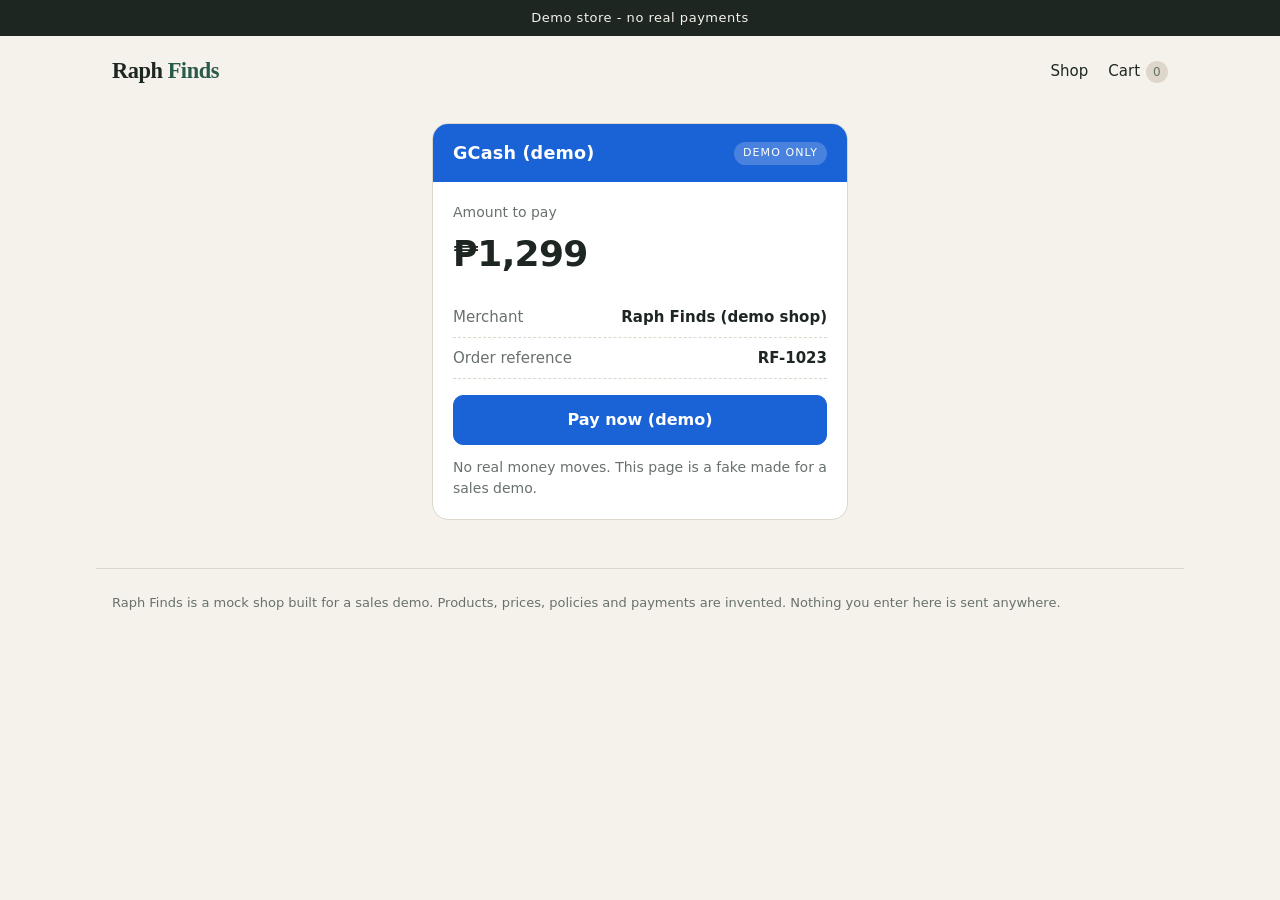
<file: shop/pay.html>
<!doctype html>
<html lang="en">
<head>
<meta charset="utf-8">
<meta name="viewport" content="width=device-width, initial-scale=1">
<title>GCash (demo) payment - Raph Finds</title>
<link rel="stylesheet" href="style.css">
<script src="app.js"></script>
</head>
<body>
<div class="demo-banner">Demo store - no real payments</div>
<header class="site-header">
  <a class="brand" href="index.html">Raph <span>Finds</span></a>
  <nav class="nav" aria-label="Main">
    <a href="index.html">Shop</a>
    <a href="cart.html">Cart<span class="cart-count" data-cart-count data-empty="true">0</span></a>
  </nav>
</header>
<main>
  <div class="pay-wrap">
    <!-- Step 1: payment screen -->
    <section class="gcash-card" id="pay-card" aria-label="GCash demo payment">
      <div class="gcash-head"><strong>GCash (demo)</strong><small>Demo only</small></div>
      <div class="gcash-body">
        <div class="note">Amount to pay</div>
        <div class="pay-amount" id="amount"></div>
        <div class="kv"><span>Merchant</span><span>Raph Finds (demo shop)</span></div>
        <div class="kv"><span>Order reference</span><span id="order-ref"></span></div>
        <button class="btn gcash block" type="button" id="pay-btn">Pay now (demo)</button>
        <p class="note" style="margin:0.75rem 0 0">No real money moves. This page is a fake made for a sales demo.</p>
      </div>
    </section>

    <!-- Step 2: receipt card, sized so it screenshots cleanly -->
    <section class="receipt" id="receipt" aria-label="Demo payment receipt" hidden>
      <div class="gcash-head"><strong>GCash (demo)</strong><small>Demo only</small></div>
      <div class="receipt-ok">
        <div class="tick" aria-hidden="true">&#10003;</div>
        <h2>Payment received</h2>
        <div class="note">Demo receipt, not a real transaction</div>
      </div>
      <div class="gcash-body">
        <div class="pay-amount" id="r-amount" style="text-align:center"></div>
        <div class="kv"><span>Merchant</span><span>Raph Finds (demo shop)</span></div>
        <div class="kv"><span>Order ref</span><span id="r-ref"></span></div>
        <div class="kv"><span>Date</span><span id="r-date"></span></div>
        <div class="kv"><span>Transaction ref</span><span id="r-txn"></span></div>
        <div class="kv"><span>Paid with</span><span>GCash (demo)</span></div>
      </div>
      <div class="receipt-foot">Demo store - no real payments</div>
    </section>
    <p style="text-align:center;margin-top:1rem" id="after" hidden><a href="index.html">Back to the shop</a></p>
  </div>
</main>
<script>
(function () {
  var q = new URLSearchParams(location.search);
  var order = (q.get('order') || '').trim();
  var amt = Number(q.get('amt'));
  // Safe defaults so the page always shows something sensible for screenshots.
  if (!/^[A-Za-z0-9-]{3,20}$/.test(order)) order = 'RF-1023';
  if (!isFinite(amt) || amt <= 0 || amt > 1000000) amt = 1299;
  amt = Math.round(amt * 100) / 100;
  var amtText = '₱' + amt.toLocaleString('en-PH', { minimumFractionDigits: amt % 1 ? 2 : 0, maximumFractionDigits: 2 });

  function $(id) { return document.getElementById(id); }
  $('amount').textContent = amtText;
  $('order-ref').textContent = order;

  $('pay-btn').addEventListener('click', function () {
    var now = new Date();
    var date;
    try {
      date = now.toLocaleString('en-PH', { dateStyle: 'medium', timeStyle: 'short', timeZone: 'Asia/Manila' });
    } catch (e) { date = now.toLocaleString(); }
    var digits = '';
    for (var i = 0; i < 10; i++) digits += Math.floor(Math.random() * 10);
    $('r-amount').textContent = amtText;
    $('r-ref').textContent = order;
    $('r-date').textContent = date;
    $('r-txn').textContent = 'DEMO-' + digits;
    $('pay-card').hidden = true;
    $('receipt').hidden = false;
    $('after').hidden = false;
    window.scrollTo(0, 0);
  });
})();
</script>
<footer class="site-footer">
  Raph Finds is a mock shop built for a sales demo. Products, prices, policies and payments are invented. Nothing you enter here is sent anywhere.
</footer>
</body>
</html>
</file>
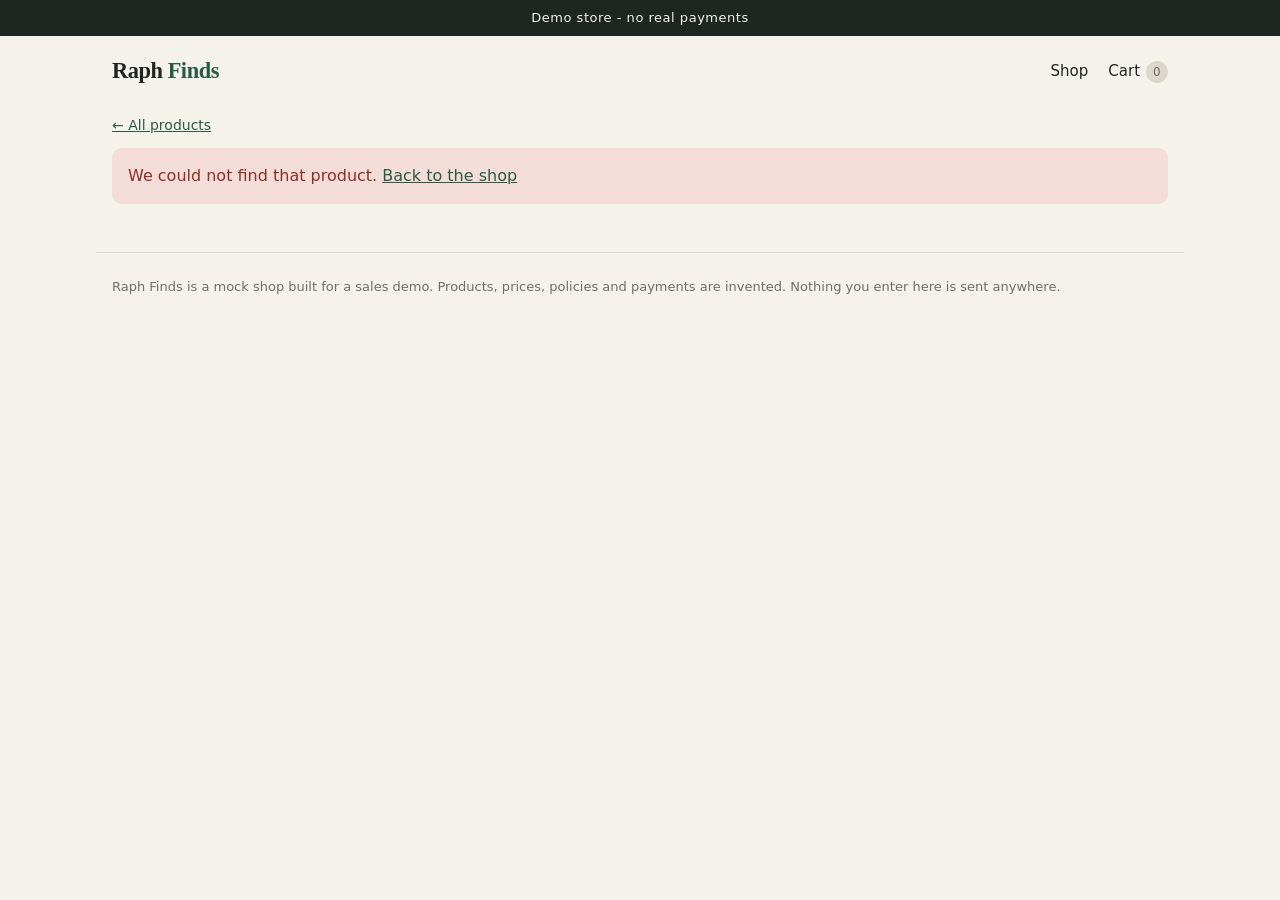
<file: shop/product.html>
<!doctype html>
<html lang="en">
<head>
<meta charset="utf-8">
<meta name="viewport" content="width=device-width, initial-scale=1">
<title>Product - Raph Finds (demo)</title>
<link rel="stylesheet" href="style.css">
<script src="app.js"></script>
</head>
<body>
<div class="demo-banner">Demo store - no real payments</div>
<header class="site-header">
  <a class="brand" href="index.html">Raph <span>Finds</span></a>
  <nav class="nav" aria-label="Main">
    <a href="index.html">Shop</a>
    <a href="cart.html">Cart<span class="cart-count" data-cart-count data-empty="true">0</span></a>
  </nav>
</header>
<main>
  <p class="crumbs"><a href="index.html">&larr; All products</a></p>
  <div id="root" aria-live="polite"><p class="note">Loading...</p></div>
</main>
<script>
(function () {
  var root = document.getElementById('root');
  var id = new URLSearchParams(location.search).get('id');
  RF.loadProducts().then(function (products) {
    var idx = -1;
    products.forEach(function (x, i) { if (x.id === id) idx = i; });
    if (idx < 0) {
      root.textContent = '';
      root.appendChild(RF.el('div', { class: 'error-box' }, 'We could not find that product. ', RF.el('a', { href: 'index.html', text: 'Back to the shop' })));
      return;
    }
    render(products[idx], idx);
  }).catch(function () { RF.showLoadError(root); });

  function render(p, idx) {
    document.title = p.name + ' - Raph Finds (demo)';
    var hasVariants = p.variants && p.variants.length > 0;
    var variant = '';
    var qty = 1;
    var qtyOut = RF.el('output', { text: '1' });
    var toast = RF.el('div', { class: 'toast', hidden: true, role: 'status' });
    var addBtn = RF.el('button', { class: 'btn', type: 'button' });
    var stockNote = RF.el('p', { class: 'note' });

    function maxQty() { return Math.min(10, RF.variantStock(p, variant)); }
    function refresh() {
      var max = maxQty();
      if (qty > max) qty = Math.max(1, max);
      qtyOut.textContent = String(qty);
      addBtn.disabled = max <= 0;
      addBtn.textContent = max <= 0 ? 'Sold out' : 'Add to cart';
      var s = RF.variantStock(p, variant);
      stockNote.textContent = s <= 0 ? 'This option is sold out.' : (s <= 5 ? 'Only ' + s + ' left.' : 'In stock.');
    }

    var chips = null;
    if (hasVariants) {
      var first = p.variants.filter(function (v) { return v.stock > 0; })[0];
      variant = first ? first.name : p.variants[0].name;
      chips = RF.el('div', { class: 'chips', role: 'radiogroup', 'aria-label': 'Option' });
      p.variants.forEach(function (v) {
        var input = RF.el('input', {
          type: 'radio', name: 'variant', value: v.name,
          checked: v.name === variant, disabled: v.stock <= 0,
          onchange: function () { variant = v.name; toast.hidden = true; refresh(); }
        });
        chips.appendChild(RF.el('label', { class: 'chip' }, input,
          RF.el('span', { text: v.name + (v.stock <= 0 ? ' (sold out)' : '') })));
      });
    }

    var minus = RF.el('button', { type: 'button', 'aria-label': 'Decrease quantity', text: '−', onclick: function () { if (qty > 1) { qty--; refresh(); } } });
    var plus = RF.el('button', { type: 'button', 'aria-label': 'Increase quantity', text: '+', onclick: function () { if (qty < maxQty()) { qty++; refresh(); } } });

    addBtn.addEventListener('click', function () {
      RF.addItem(p.id, variant, qty, RF.variantStock(p, variant));
      toast.textContent = '';
      toast.appendChild(document.createTextNode('Added to your cart. '));
      toast.appendChild(RF.el('a', { href: 'cart.html', text: 'View cart' }));
      toast.hidden = false;
    });

    var info = RF.el('div', { class: 'product-info' },
      RF.el('h1', { text: p.name }),
      RF.el('div', { class: 'price-row' },
        RF.el('span', { class: 'price', text: RF.peso(p.price) })),
      RF.el('p', { text: p.short_desc }),
      RF.el('ul', { class: 'bullets' }, p.bullets.map(function (b) { return RF.el('li', { text: b }); })),
      chips,
      RF.el('div', { class: 'buy-row' }, RF.el('div', { class: 'qty' }, minus, qtyOut, plus), addBtn),
      stockNote,
      toast,
      RF.el('p', { class: 'note', text: p.shipping_note })
    );
    root.textContent = '';
    root.appendChild(RF.el('div', { class: 'product' }, RF.media(p, idx), info));
    refresh();
  }
})();
</script>
<footer class="site-footer">
  Raph Finds is a mock shop built for a sales demo. Products, prices, policies and payments are invented. Nothing you enter here is sent anywhere.
</footer>
</body>
</html>
</file>
<file: style.css>
:root {
  --bg: #fff6ef;
  --ink: #1f2430;
  --muted: #5d6475;
  --accent: #1f8fc9;
  --peach: #ffb98a;
  --card: #ffffff;
}
@media (prefers-color-scheme: dark) {
  :root {
    --bg: #15171c;
    --ink: #eef1f6;
    --muted: #a3aab8;
    --accent: #6cc3f0;
    --peach: #ff9f66;
    --card: #1e2128;
  }
}
* { box-sizing: border-box; }
html { -webkit-text-size-adjust: 100%; }
body {
  margin: 0;
  background: var(--bg);
  color: var(--ink);
  font: 17px/1.6 system-ui, -apple-system, "Segoe UI", Roboto, sans-serif;
}
a { color: var(--accent); }
.wrap { max-width: 680px; margin: 0 auto; padding: 0 16px; }
main.wrap { padding-top: 56px; padding-bottom: 40px; text-align: center; }
.avatar {
  width: 160px; height: 160px; border-radius: 50%;
  border: 6px solid var(--peach); display: block; margin: 0 auto 20px;
}
h1 { font-size: 2.4rem; margin: 0 0 8px; letter-spacing: -0.02em; }
.tag { color: var(--muted); margin: 0 0 32px; }
.links { display: grid; grid-template-columns: repeat(2, 1fr); gap: 12px; max-width: 420px; margin: 0 auto; }
.links a {
  display: block; padding: 14px; border-radius: 14px; background: var(--card);
  color: var(--ink); text-decoration: none; font-weight: 600;
  box-shadow: 0 1px 0 rgba(0,0,0,.06), 0 4px 16px rgba(0,0,0,.05);
}
.links a:hover { outline: 2px solid var(--peach); }
.foot { text-align: center; padding-bottom: 40px; font-size: .9rem; }
.foot a { color: var(--muted); }
.doc { text-align: left; }
.doc h1 { font-size: 2rem; }
.doc h2 { font-size: 1.2rem; margin-top: 32px; }
.muted { color: var(--muted); }
</file>
<file: shop/style.css>
/* Raph Finds - DEMO store. Plain CSS, system fonts only, no external requests. */
:root {
  --paper: #f5f2ec;
  --card: #fffdf9;
  --ink: #1e2622;
  --muted: #68716b;
  --line: #ddd7cb;
  --accent: #2a5a4a;
  --accent-ink: #ffffff;
  --accent-soft: #e3ece7;
  --warn: #8a5a14;
  --warn-soft: #f5e8cf;
  --bad: #8c2f25;
  --bad-soft: #f4dcd8;
  --radius: 10px;
  --serif: "Iowan Old Style", "Palatino Linotype", Palatino, Georgia, "Times New Roman", serif;
  --sans: system-ui, -apple-system, "Segoe UI", Roboto, "Helvetica Neue", Arial, sans-serif;
}

* { box-sizing: border-box; }
html { -webkit-text-size-adjust: 100%; }
body {
  margin: 0;
  background: var(--paper);
  color: var(--ink);
  font-family: var(--sans);
  font-size: 16px;
  line-height: 1.5;
}
img { max-width: 100%; display: block; }
a { color: var(--accent); }
h1, h2, h3 { font-family: var(--serif); font-weight: 600; line-height: 1.2; letter-spacing: -0.01em; margin: 0 0 0.5em; }
h1 { font-size: 1.75rem; }
h2 { font-size: 1.3rem; }
p { margin: 0 0 1em; }

.demo-banner {
  background: var(--ink);
  color: #f5f2ec;
  text-align: center;
  font-size: 0.8125rem;
  letter-spacing: 0.04em;
  padding: 0.5rem 1rem;
}

.site-header {
  display: flex;
  align-items: center;
  justify-content: space-between;
  gap: 1rem;
  padding: 1rem 1rem;
  max-width: 68rem;
  margin: 0 auto;
}
.brand {
  font-family: var(--serif);
  font-size: 1.4rem;
  font-weight: 600;
  color: var(--ink);
  text-decoration: none;
  letter-spacing: -0.02em;
}
.brand span { color: var(--accent); }
.nav { display: flex; gap: 1.25rem; align-items: center; font-size: 0.9375rem; }
.nav a { color: var(--ink); text-decoration: none; padding: 0.5rem 0; }
.nav a:hover { color: var(--accent); }
.cart-count {
  display: inline-block;
  min-width: 1.4rem;
  padding: 0 0.4rem;
  margin-left: 0.35rem;
  border-radius: 999px;
  background: var(--accent);
  color: var(--accent-ink);
  font-size: 0.75rem;
  text-align: center;
  line-height: 1.4rem;
}
.cart-count[data-empty="true"] { background: var(--line); color: var(--muted); }

main { max-width: 68rem; margin: 0 auto; padding: 0.5rem 1rem 3rem; }
.site-footer {
  max-width: 68rem;
  margin: 0 auto;
  padding: 1.5rem 1rem 2.5rem;
  color: var(--muted);
  font-size: 0.8125rem;
  border-top: 1px solid var(--line);
}

.intro { padding: 1rem 0 1.25rem; max-width: 36rem; }
.intro p { color: var(--muted); margin: 0; }

/* Product grid */
.grid { display: grid; grid-template-columns: repeat(2, 1fr); gap: 0.875rem; }
@media (min-width: 700px) { .grid { grid-template-columns: repeat(3, 1fr); gap: 1.25rem; } }
@media (min-width: 1000px) { .grid { grid-template-columns: repeat(4, 1fr); } }

.card {
  display: flex;
  flex-direction: column;
  background: var(--card);
  border: 1px solid var(--line);
  border-radius: var(--radius);
  overflow: hidden;
  text-decoration: none;
  color: inherit;
  transition: border-color 0.15s ease, transform 0.15s ease;
}
.card:hover, .card:focus-visible { border-color: var(--accent); transform: translateY(-2px); outline: none; }
.card-body { padding: 0.75rem 0.875rem 1rem; display: flex; flex-direction: column; gap: 0.25rem; flex: 1; }
.card-name { font-weight: 600; font-size: 0.9375rem; line-height: 1.3; }
.price-row { display: flex; align-items: baseline; gap: 0.5rem; flex-wrap: wrap; }
.price { font-weight: 700; font-variant-numeric: tabular-nums; }

.badge {
  align-self: flex-start;
  font-size: 0.75rem;
  padding: 0.1rem 0.5rem;
  border-radius: 999px;
  background: var(--accent-soft);
  color: var(--accent);
  margin-top: 0.25rem;
}
.badge.low { background: var(--warn-soft); color: var(--warn); }
.badge.out { background: var(--bad-soft); color: var(--bad); }

/* Media + placeholder tile */
.media { position: relative; aspect-ratio: 1 / 1; background: var(--accent-soft); overflow: hidden; }
.media img { width: 100%; height: 100%; object-fit: cover; }
.ph {
  position: absolute;
  inset: 0;
  display: flex;
  flex-direction: column;
  align-items: center;
  justify-content: center;
  gap: 0.25rem;
  background: var(--tone, #e3ece7);
  color: var(--tone-ink, #2a5a4a);
}
.ph::before {
  content: "";
  position: absolute;
  inset: 12%;
  border: 1.5px solid currentColor;
  opacity: 0.2;
  border-radius: 14%;
}
.ph-initials { font-family: var(--serif); font-size: 2.75rem; font-weight: 600; letter-spacing: 0.02em; }
.ph-note { font-size: 0.6875rem; letter-spacing: 0.08em; text-transform: uppercase; opacity: 0.65; }
.ph[data-tone="0"] { --tone: #e3ece7; --tone-ink: #2a5a4a; }
.ph[data-tone="1"] { --tone: #ece5d6; --tone-ink: #6b5420; }
.ph[data-tone="2"] { --tone: #e4e8ee; --tone-ink: #34475f; }
.ph[data-tone="3"] { --tone: #efe2dc; --tone-ink: #7a4636; }

/* Buttons and forms */
.btn {
  display: inline-block;
  font: inherit;
  font-weight: 600;
  padding: 0.75rem 1.25rem;
  border-radius: var(--radius);
  border: 1px solid var(--accent);
  background: var(--accent);
  color: var(--accent-ink);
  cursor: pointer;
  text-decoration: none;
  text-align: center;
  min-height: 2.75rem;
}
.btn:hover { filter: brightness(1.08); }
.btn:disabled { background: var(--line); border-color: var(--line); color: var(--muted); cursor: not-allowed; filter: none; }
.btn.secondary { background: transparent; color: var(--accent); }
.btn.block { display: block; width: 100%; }
.link-btn { background: none; border: 0; color: var(--muted); text-decoration: underline; cursor: pointer; font: inherit; padding: 0.25rem 0; }

label { display: block; font-weight: 600; font-size: 0.875rem; margin-bottom: 0.25rem; }
input[type="text"], input[type="tel"], textarea, select {
  width: 100%;
  font: inherit;
  padding: 0.7rem 0.75rem;
  border: 1px solid var(--line);
  border-radius: var(--radius);
  background: var(--card);
  color: var(--ink);
}
input:focus-visible, textarea:focus-visible, select:focus-visible, .btn:focus-visible, a:focus-visible, button:focus-visible {
  outline: 2px solid var(--accent);
  outline-offset: 2px;
}
.field { margin-bottom: 1rem; }
.hint { font-size: 0.8125rem; color: var(--muted); margin-top: 0.25rem; }

/* Product page */
.product { display: grid; gap: 1.5rem; padding-top: 0.5rem; }
@media (min-width: 760px) { .product { grid-template-columns: 1fr 1fr; gap: 2.5rem; align-items: start; } }
.product .media { border-radius: var(--radius); border: 1px solid var(--line); }
.product-info .price-row { font-size: 1.25rem; margin-bottom: 0.75rem; }
.bullets { padding-left: 1.1rem; margin: 0 0 1.25rem; }
.bullets li { margin-bottom: 0.25rem; }
.crumbs { font-size: 0.875rem; margin-bottom: 0.75rem; }
.chips { display: flex; flex-wrap: wrap; gap: 0.5rem; margin-bottom: 1rem; }
.chip input { position: absolute; opacity: 0; pointer-events: none; }
.chip span {
  display: inline-block;
  padding: 0.5rem 0.9rem;
  border: 1px solid var(--line);
  border-radius: 999px;
  background: var(--card);
  cursor: pointer;
  font-size: 0.9375rem;
  font-weight: 400;
}
.chip input:checked + span { border-color: var(--accent); background: var(--accent-soft); color: var(--accent); font-weight: 600; }
.chip input:disabled + span { color: var(--muted); text-decoration: line-through; cursor: not-allowed; background: transparent; }
.chip input:focus-visible + span { outline: 2px solid var(--accent); outline-offset: 2px; }
.qty { display: inline-flex; align-items: center; border: 1px solid var(--line); border-radius: var(--radius); background: var(--card); }
.qty button { width: 2.5rem; height: 2.5rem; border: 0; background: transparent; font-size: 1.25rem; cursor: pointer; color: var(--ink); }
.qty output { min-width: 2rem; text-align: center; font-variant-numeric: tabular-nums; }
.buy-row { display: flex; gap: 0.75rem; align-items: center; flex-wrap: wrap; margin-bottom: 1rem; }
.note { font-size: 0.875rem; color: var(--muted); }
.toast { margin-top: 0.75rem; padding: 0.75rem 1rem; border-radius: var(--radius); background: var(--accent-soft); color: var(--accent); font-size: 0.9375rem; }
.toast[hidden] { display: none; }
.error-box { padding: 1rem; border-radius: var(--radius); background: var(--bad-soft); color: var(--bad); }

/* Cart + checkout */
.layout { display: grid; gap: 1.5rem; }
@media (min-width: 800px) { .layout.two { grid-template-columns: 1.4fr 1fr; align-items: start; } }
.panel { background: var(--card); border: 1px solid var(--line); border-radius: var(--radius); padding: 1rem 1.1rem; }
.line { display: grid; grid-template-columns: 4.5rem 1fr auto; gap: 0.875rem; padding: 0.875rem 0; border-bottom: 1px solid var(--line); align-items: start; }
.line:last-child { border-bottom: 0; }
.line .media { border-radius: 8px; }
.line .ph-initials { font-size: 1.4rem; }
.line .ph-note, .line .ph::before { display: none; }
.line-name { font-weight: 600; line-height: 1.3; }
.line-meta { font-size: 0.8125rem; color: var(--muted); }
.line-price { font-weight: 700; font-variant-numeric: tabular-nums; text-align: right; }
.line-actions { display: flex; gap: 0.75rem; align-items: center; margin-top: 0.5rem; }
.line .qty button { width: 2.25rem; height: 2.25rem; }
.sum-row { display: flex; justify-content: space-between; padding: 0.35rem 0; font-variant-numeric: tabular-nums; }
.sum-row.total { font-weight: 700; font-size: 1.125rem; border-top: 1px solid var(--line); margin-top: 0.5rem; padding-top: 0.75rem; }
.sum-row .free { color: var(--accent); font-weight: 600; }
.radio-list { display: grid; gap: 0.5rem; }
.radio-list label { display: flex; gap: 0.6rem; align-items: flex-start; font-weight: 400; padding: 0.7rem 0.8rem; border: 1px solid var(--line); border-radius: var(--radius); cursor: pointer; background: var(--card); margin: 0; }
.radio-list label:has(input:checked) { border-color: var(--accent); background: var(--accent-soft); }
.radio-list label.disabled { color: var(--muted); cursor: not-allowed; }
.radio-list strong { display: block; font-size: 0.9375rem; }
.voucher-row { display: flex; gap: 0.5rem; }
.voucher-row input { flex: 1; }
.voucher-msg { font-size: 0.8125rem; margin-top: 0.25rem; }
.voucher-msg.ok { color: var(--accent); }
.voucher-msg.bad { color: var(--bad); }
.empty { text-align: center; padding: 3rem 1rem; color: var(--muted); }

/* Pay page (fake GCash) */
.pay-wrap { max-width: 26rem; margin: 0 auto; padding-top: 0.5rem; }
.gcash-card, .receipt {
  background: #fff;
  border: 1px solid var(--line);
  border-radius: 16px;
  overflow: hidden;
}
.gcash-head { background: #1a63d6; color: #fff; padding: 1rem 1.25rem; display: flex; justify-content: space-between; align-items: center; }
.gcash-head strong { font-size: 1.1rem; letter-spacing: 0.01em; }
.gcash-head small { font-size: 0.6875rem; letter-spacing: 0.1em; text-transform: uppercase; background: rgba(255,255,255,0.2); padding: 0.2rem 0.55rem; border-radius: 999px; }
.gcash-body { padding: 1.25rem; }
.pay-amount { font-size: 2.25rem; font-weight: 700; font-variant-numeric: tabular-nums; letter-spacing: -0.02em; margin: 0.25rem 0 1rem; }
.kv { display: flex; justify-content: space-between; gap: 1rem; padding: 0.55rem 0; border-bottom: 1px dashed var(--line); font-size: 0.9375rem; }
.kv:last-child { border-bottom: 0; }
.kv span:first-child { color: var(--muted); }
.kv span:last-child { font-weight: 600; text-align: right; word-break: break-all; font-variant-numeric: tabular-nums; }
.btn.gcash { background: #1a63d6; border-color: #1a63d6; margin-top: 1rem; }
.receipt-ok { text-align: center; padding: 1.25rem 1.25rem 0.5rem; }
.receipt-ok .tick { display: inline-flex; width: 3rem; height: 3rem; border-radius: 50%; background: #e3f3e8; color: #1f7a3d; align-items: center; justify-content: center; font-size: 1.6rem; margin-bottom: 0.5rem; }
.receipt-ok h2 { margin-bottom: 0.15rem; }
.receipt .gcash-body { padding-top: 0.5rem; }
.receipt-foot { text-align: center; font-size: 0.75rem; letter-spacing: 0.06em; text-transform: uppercase; color: var(--muted); padding: 0.75rem 1rem 1rem; border-top: 1px solid var(--line); }
[hidden] { display: none !important; }
</file>
